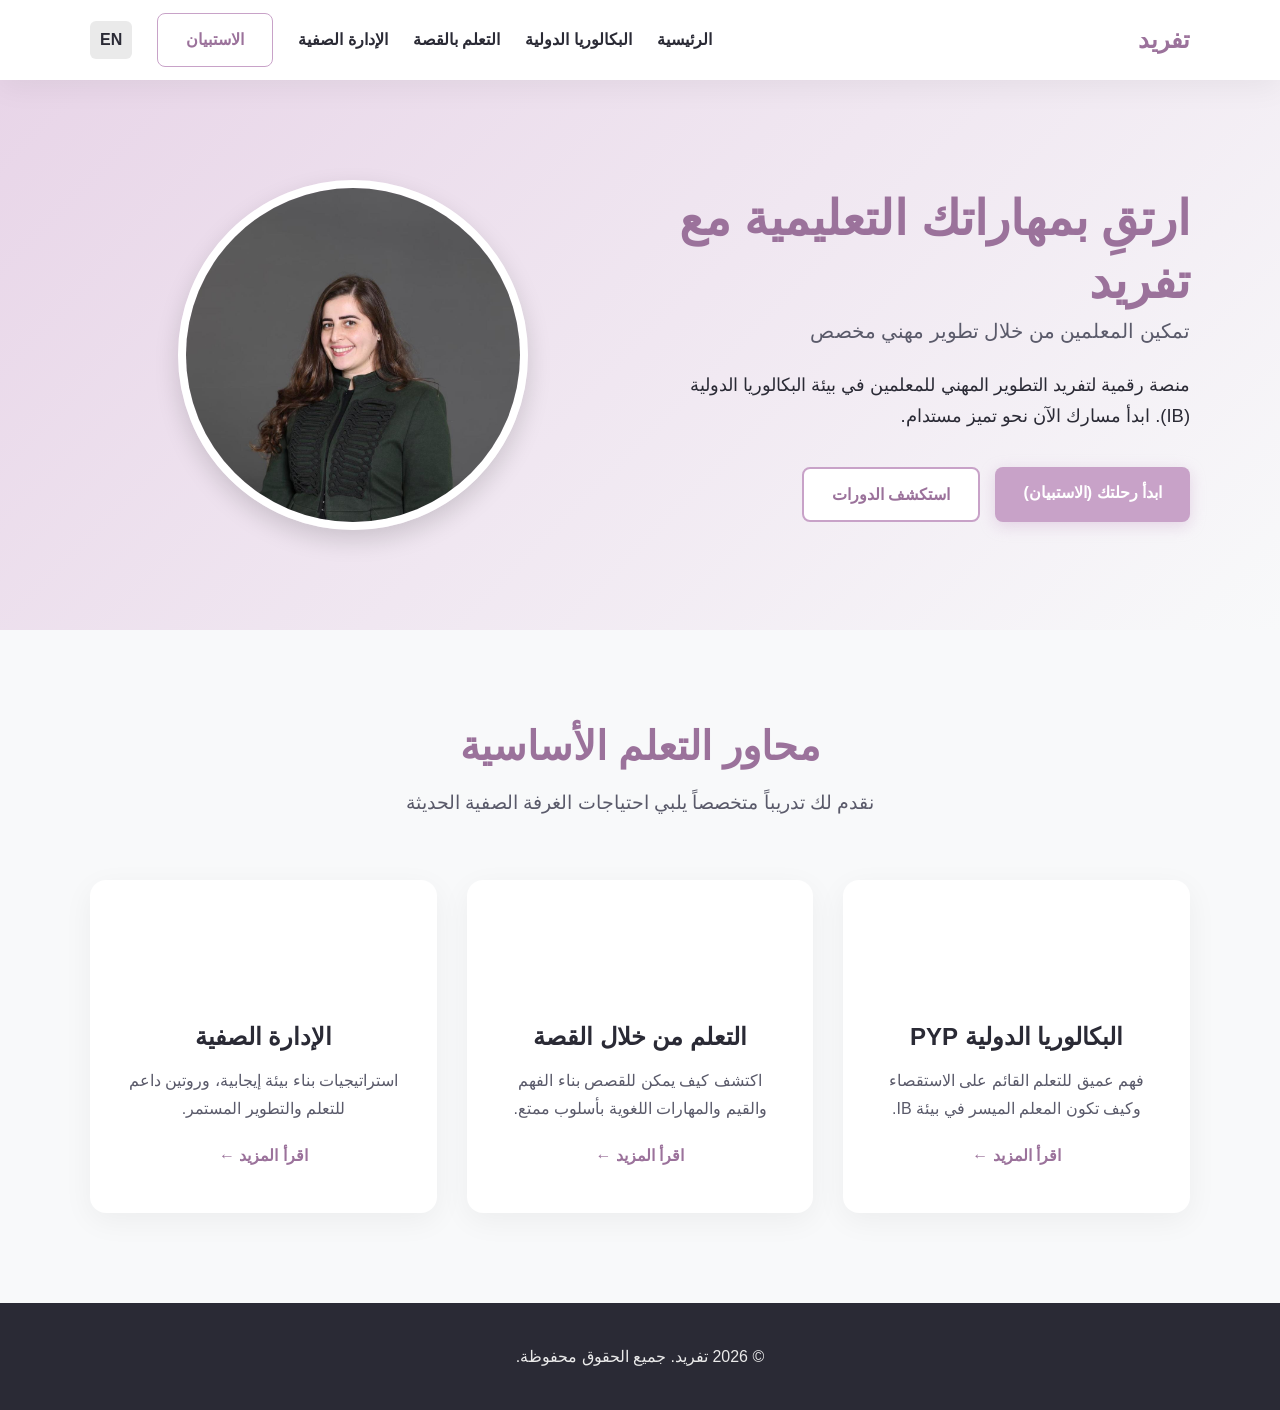
<file: index.html>
<!DOCTYPE html>
<html lang="ar" dir="rtl">
<head>
    <meta charset="UTF-8">
    <meta http-equiv="refresh" content="0; url=index-ar.html">
    <title>جاري التحويل... | Redirecting...</title>
</head>
<body>
    <p>إذا لم يتم تحويلك تلقائياً، اضغط <a href="index-ar.html">هنا</a>.</p>
    <p>If you are not redirected automatically, click <a href="index-en.html">here</a>.</p>
</body>
</html>
</file>
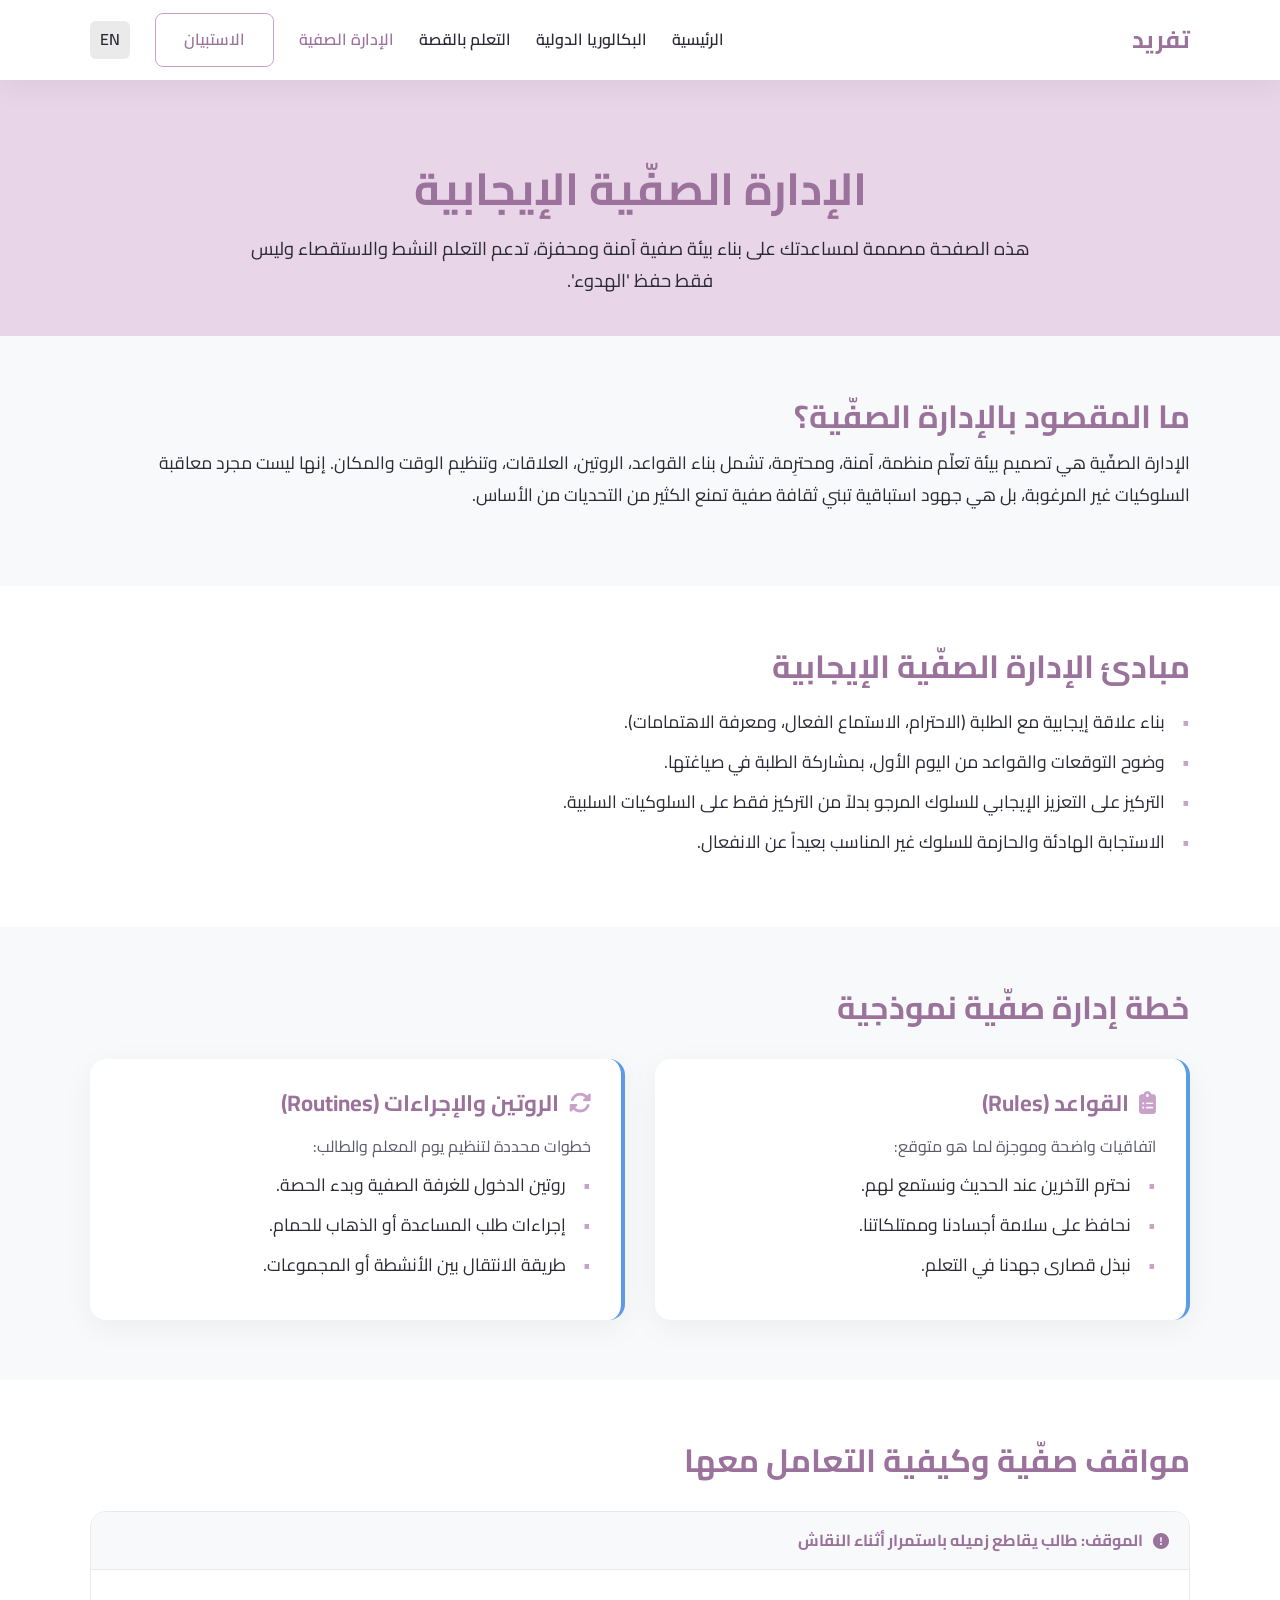
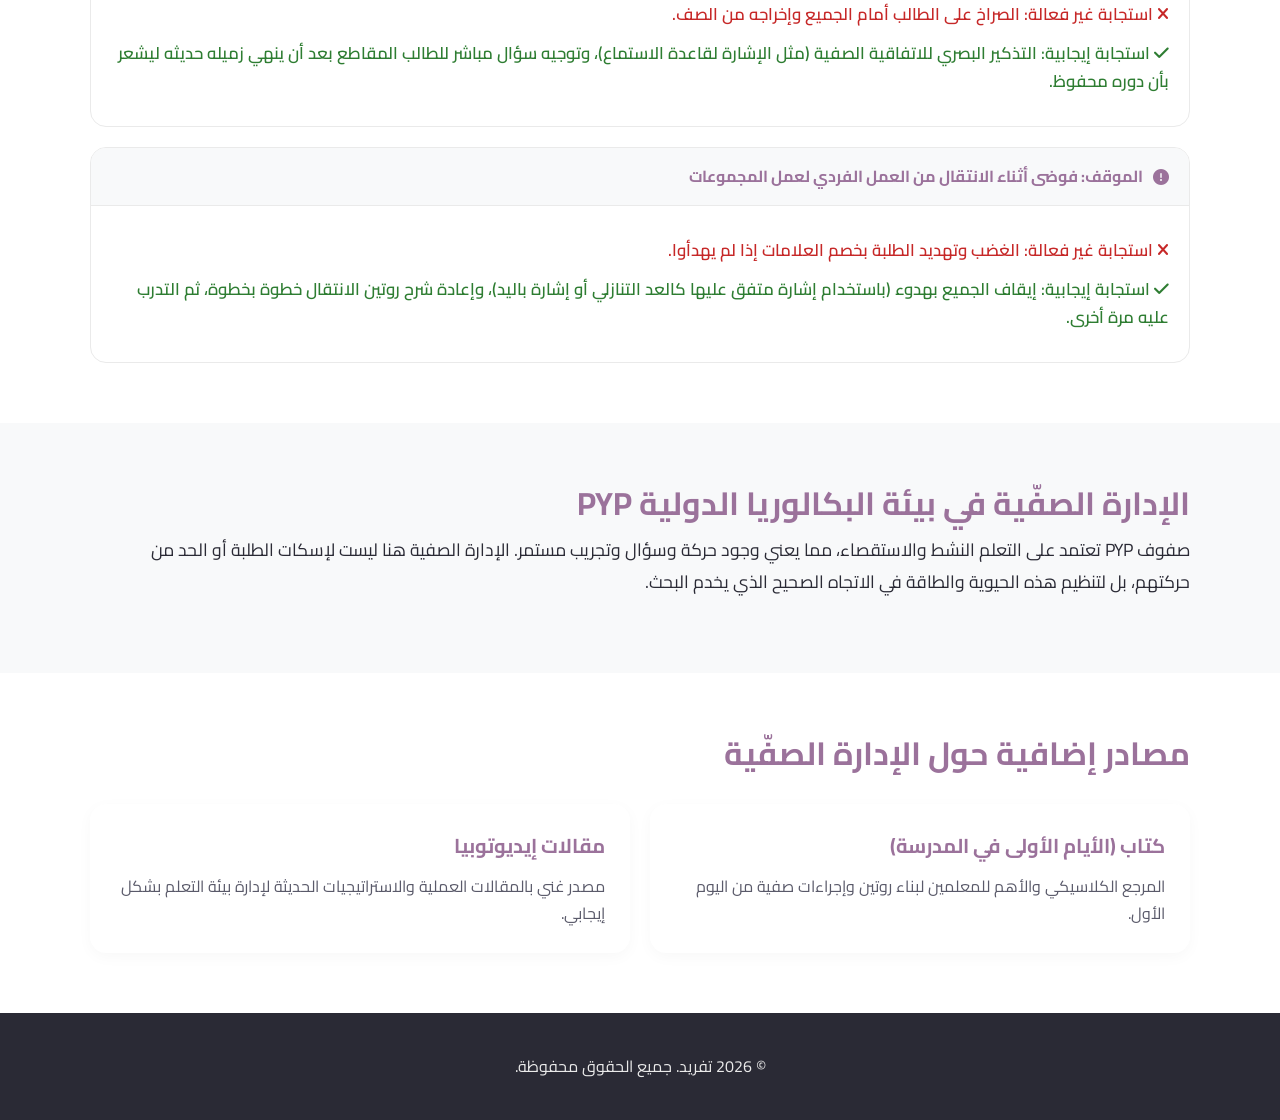
<file: classroom-ar.html>
<!DOCTYPE html>
<html lang="ar" dir="rtl">
<head>
    <meta charset="UTF-8">
    <meta name="viewport" content="width=device-width, initial-scale=1.0">
    <title>تفريد | الإدارة الصفية</title>
    <link rel="preconnect" href="https://fonts.googleapis.com">
    <link rel="preconnect" href="https://fonts.gstatic.com" crossorigin>
    <link href="https://fonts.googleapis.com/css2?family=Cairo:wght@400;600;700&family=Roboto:wght@400;500;700&display=swap" rel="stylesheet">
    <link rel="stylesheet" href="style.css">
    <link rel="stylesheet" href="https://cdnjs.cloudflare.com/ajax/libs/font-awesome/6.4.0/css/all.min.css">
    <style>
        .page-header { background-color: var(--color-primary-light); padding: 80px 0 40px; text-align: center; }
        .page-header h1 { font-size: 2.8rem; color: var(--color-primary-dark); margin-bottom: 15px; }
        .bilingual-intro { max-width: 800px; margin: 0 auto; font-size: 1.15rem; color: var(--color-text); }
        .content-section { padding: 60px 0; }
        .content-section:nth-child(even) { background-color: var(--color-white); }
        .content-section:nth-child(odd) { background-color: var(--color-bg); }
        .section-title { color: var(--color-primary-dark); margin-bottom: 10px; font-size: 2rem; }
        .text-block p { font-size: 1.1rem; margin-bottom: 15px; line-height: 1.8; }
        .list-block li { font-size: 1.1rem; margin-bottom: 10px; position: relative; padding-inline-start: 25px; }
        .list-block li::before { content: "•"; color: var(--color-primary); font-weight: bold; position: absolute; left: 0; top: 0; }
        [dir="rtl"] .list-block li::before { right: 0; left: auto; }
        .plan-grid { display: grid; grid-template-columns: 1fr 1fr; gap: 30px; margin-top: 30px; }
        .plan-card { background: var(--color-white); padding: 30px; border-radius: var(--border-radius); box-shadow: var(--shadow); border-right: 4px solid var(--color-secondary); }
        [dir="ltr"] .plan-card { border-right: none; border-left: 4px solid var(--color-secondary); }
        .plan-card h3 { color: var(--color-primary-dark); margin-bottom: 15px; font-size: 1.4rem; display: flex; align-items: center; gap: 10px; }
        .scenarios-container { display: flex; flex-direction: column; gap: 20px; margin-top: 30px; }
        .scenario-item { background: var(--color-white); border: 1px solid var(--color-gray); border-radius: var(--border-radius); overflow: hidden; }
        .scenario-header { background: var(--color-bg); padding: 15px 20px; font-weight: bold; color: var(--color-primary-dark); border-bottom: 1px solid var(--color-gray); display: flex; align-items: center; gap: 10px; }
        .scenario-body { padding: 20px; }
        .scenario-body p { margin-bottom: 10px; font-size: 1.05rem; }
        .action-positive { color: #2e7d32; font-weight: 600; margin-top: 10px; }
        .action-negative { color: #c62828; font-weight: 600; margin-top: 10px; }
        .resource-list { display: grid; grid-template-columns: 1fr 1fr; gap: 20px; margin-top: 30px; }
        .resource-item { background: var(--color-white); padding: 25px; border-radius: var(--border-radius); box-shadow: 0 4px 15px rgba(0,0,0,0.03); transition: var(--transition); }
        .resource-item:hover { box-shadow: var(--shadow); }
        .resource-item h4 { font-size: 1.25rem; color: var(--color-primary-dark); margin-bottom: 10px; }
        @media (max-width: 768px) { .plan-grid, .resource-list { grid-template-columns: 1fr; } }
    </style>
</head>
<body>

    <nav class="navbar">
        <div class="container nav-container">
            <a href="index-ar.html" class="logo">تفريد</a>
            <ul class="nav-links">
                <li><a href="index-ar.html">الرئيسية</a></li>
                <li><a href="ib-ar.html">البكالوريا الدولية</a></li>
                <li><a href="story-ar.html">التعلم بالقصة</a></li>
                <li><a href="classroom-ar.html" style="color: var(--color-primary-dark)">الإدارة الصفية</a></li>
                <li><a href="assessment-ar.html" class="btn btn-outline">الاستبيان</a></li>
                <li><a href="classroom-en.html" class="lang-btn" style="text-decoration:none; padding: 5px 10px; display:inline-block;">EN</a></li>
            </ul>
            <div class="burger-menu">
                <i class="fas fa-bars"></i>
            </div>
        </div>
    </nav>

    <header class="page-header">
        <div class="container">
            <h1>الإدارة الصفّية الإيجابية</h1>
            <p class="bilingual-intro">هذه الصفحة مصممة لمساعدتك على بناء بيئة صفية آمنة ومحفزة، تدعم التعلم النشط والاستقصاء وليس فقط حفظ 'الهدوء'.</p>
        </div>
    </header>

    <section class="content-section">
        <div class="container">
            <h2 class="section-title">ما المقصود بالإدارة الصفّية؟</h2>
            <div class="text-block">
                <p>الإدارة الصفّية هي تصميم بيئة تعلّم منظمة، آمنة، ومحترِمة، تشمل بناء القواعد، الروتين، العلاقات، وتنظيم الوقت والمكان. إنها ليست مجرد معاقبة السلوكيات غير المرغوبة، بل هي جهود استباقية تبني ثقافة صفية تمنع الكثير من التحديات من الأساس.</p>
            </div>
        </div>
    </section>

    <section class="content-section">
        <div class="container">
            <h2 class="section-title">مبادئ الإدارة الصفّية الإيجابية</h2>
            <ul class="list-block" style="margin-top: 20px;">
                <li>بناء علاقة إيجابية مع الطلبة (الاحترام، الاستماع الفعال، ومعرفة الاهتمامات).</li>
                <li>وضوح التوقعات والقواعد من اليوم الأول، بمشاركة الطلبة في صياغتها.</li>
                <li>التركيز على التعزيز الإيجابي للسلوك المرجو بدلاً من التركيز فقط على السلوكيات السلبية.</li>
                <li>الاستجابة الهادئة والحازمة للسلوك غير المناسب بعيداً عن الانفعال.</li>
            </ul>
        </div>
    </section>

    <section class="content-section" style="background-color: var(--color-bg);">
        <div class="container">
            <h2 class="section-title">خطة إدارة صفّية نموذجية</h2>
            
            <div class="plan-grid">
                <div class="plan-card">
                    <h3><i class="fas fa-clipboard-list" style="color:var(--color-primary)"></i> القواعد (Rules)</h3>
                    <p style="margin-bottom: 10px; color: var(--color-text-light);">اتفاقيات واضحة وموجزة لما هو متوقع:</p>
                    <ul class="list-block">
                        <li>نحترم الآخرين عند الحديث ونستمع لهم.</li>
                        <li>نحافظ على سلامة أجسادنا وممتلكاتنا.</li>
                        <li>نبذل قصارى جهدنا في التعلم.</li>
                    </ul>
                </div>

                <div class="plan-card">
                    <h3><i class="fas fa-sync-alt" style="color:var(--color-primary)"></i> الروتين والإجراءات (Routines)</h3>
                    <p style="margin-bottom: 10px; color: var(--color-text-light);">خطوات محددة لتنظيم يوم المعلم والطالب:</p>
                    <ul class="list-block">
                        <li>روتين الدخول للغرفة الصفية وبدء الحصة.</li>
                        <li>إجراءات طلب المساعدة أو الذهاب للحمام.</li>
                        <li>طريقة الانتقال بين الأنشطة أو المجموعات.</li>
                    </ul>
                </div>
            </div>
        </div>
    </section>

    <section class="content-section">
        <div class="container">
            <h2 class="section-title">مواقف صفّية وكيفية التعامل معها</h2>
            
            <div class="scenarios-container">
                <div class="scenario-item">
                    <div class="scenario-header"><i class="fas fa-exclamation-circle"></i> الموقف: طالب يقاطع زميله باستمرار أثناء النقاش</div>
                    <div class="scenario-body">
                        <p class="action-negative"><i class="fas fa-times"></i> استجابة غير فعالة: الصراخ على الطالب أمام الجميع وإخراجه من الصف.</p>
                        <p class="action-positive"><i class="fas fa-check"></i> استجابة إيجابية: التذكير البصري للاتفاقية الصفية (مثل الإشارة لقاعدة الاستماع)، وتوجيه سؤال مباشر للطالب المقاطع بعد أن ينهي زميله حديثه ليشعر بأن دوره محفوظ.</p>
                    </div>
                </div>

                <div class="scenario-item">
                    <div class="scenario-header"><i class="fas fa-exclamation-circle"></i> الموقف: فوضى أثناء الانتقال من العمل الفردي لعمل المجموعات</div>
                    <div class="scenario-body">
                        <p class="action-negative"><i class="fas fa-times"></i> استجابة غير فعالة: الغضب وتهديد الطلبة بخصم العلامات إذا لم يهدأوا.</p>
                        <p class="action-positive"><i class="fas fa-check"></i> استجابة إيجابية: إيقاف الجميع بهدوء (باستخدام إشارة متفق عليها كالعد التنازلي أو إشارة باليد)، وإعادة شرح روتين الانتقال خطوة بخطوة، ثم التدرب عليه مرة أخرى.</p>
                    </div>
                </div>
            </div>
        </div>
    </section>

    <section class="content-section">
        <div class="container">
            <h2 class="section-title">الإدارة الصفّية في بيئة البكالوريا الدولية PYP</h2>
            <div class="text-block">
                <p>صفوف PYP تعتمد على التعلم النشط والاستقصاء، مما يعني وجود حركة وسؤال وتجريب مستمر. الإدارة الصفية هنا ليست لإسكات الطلبة أو الحد من حركتهم، بل لتنظيم هذه الحيوية والطاقة في الاتجاه الصحيح الذي يخدم البحث.</p>
            </div>
        </div>
    </section>

    <section class="content-section" style="background-color: var(--color-white);">
        <div class="container">
            <h2 class="section-title">مصادر إضافية حول الإدارة الصفّية</h2>

            <div class="resource-list">
                <div class="resource-item">
                    <h4>كتاب (الأيام الأولى في المدرسة)</h4>
                    <p style="color: var(--color-text-light)">المرجع الكلاسيكي والأهم للمعلمين لبناء روتين وإجراءات صفية من اليوم الأول.</p>
                </div>
                <div class="resource-item">
                    <h4>مقالات إيديوتوبيا</h4>
                    <p style="color: var(--color-text-light)">مصدر غني بالمقالات العملية والاستراتيجيات الحديثة لإدارة بيئة التعلم بشكل إيجابي.</p>
                </div>
            </div>
        </div>
    </section>

    <footer class="footer">
        <div class="container footer-content">
            <p>&copy; 2026 تفريد. جميع الحقوق محفوظة.</p>
        </div>
    </footer>

    <script src="script.js"></script>
</body>
</html>
</file>
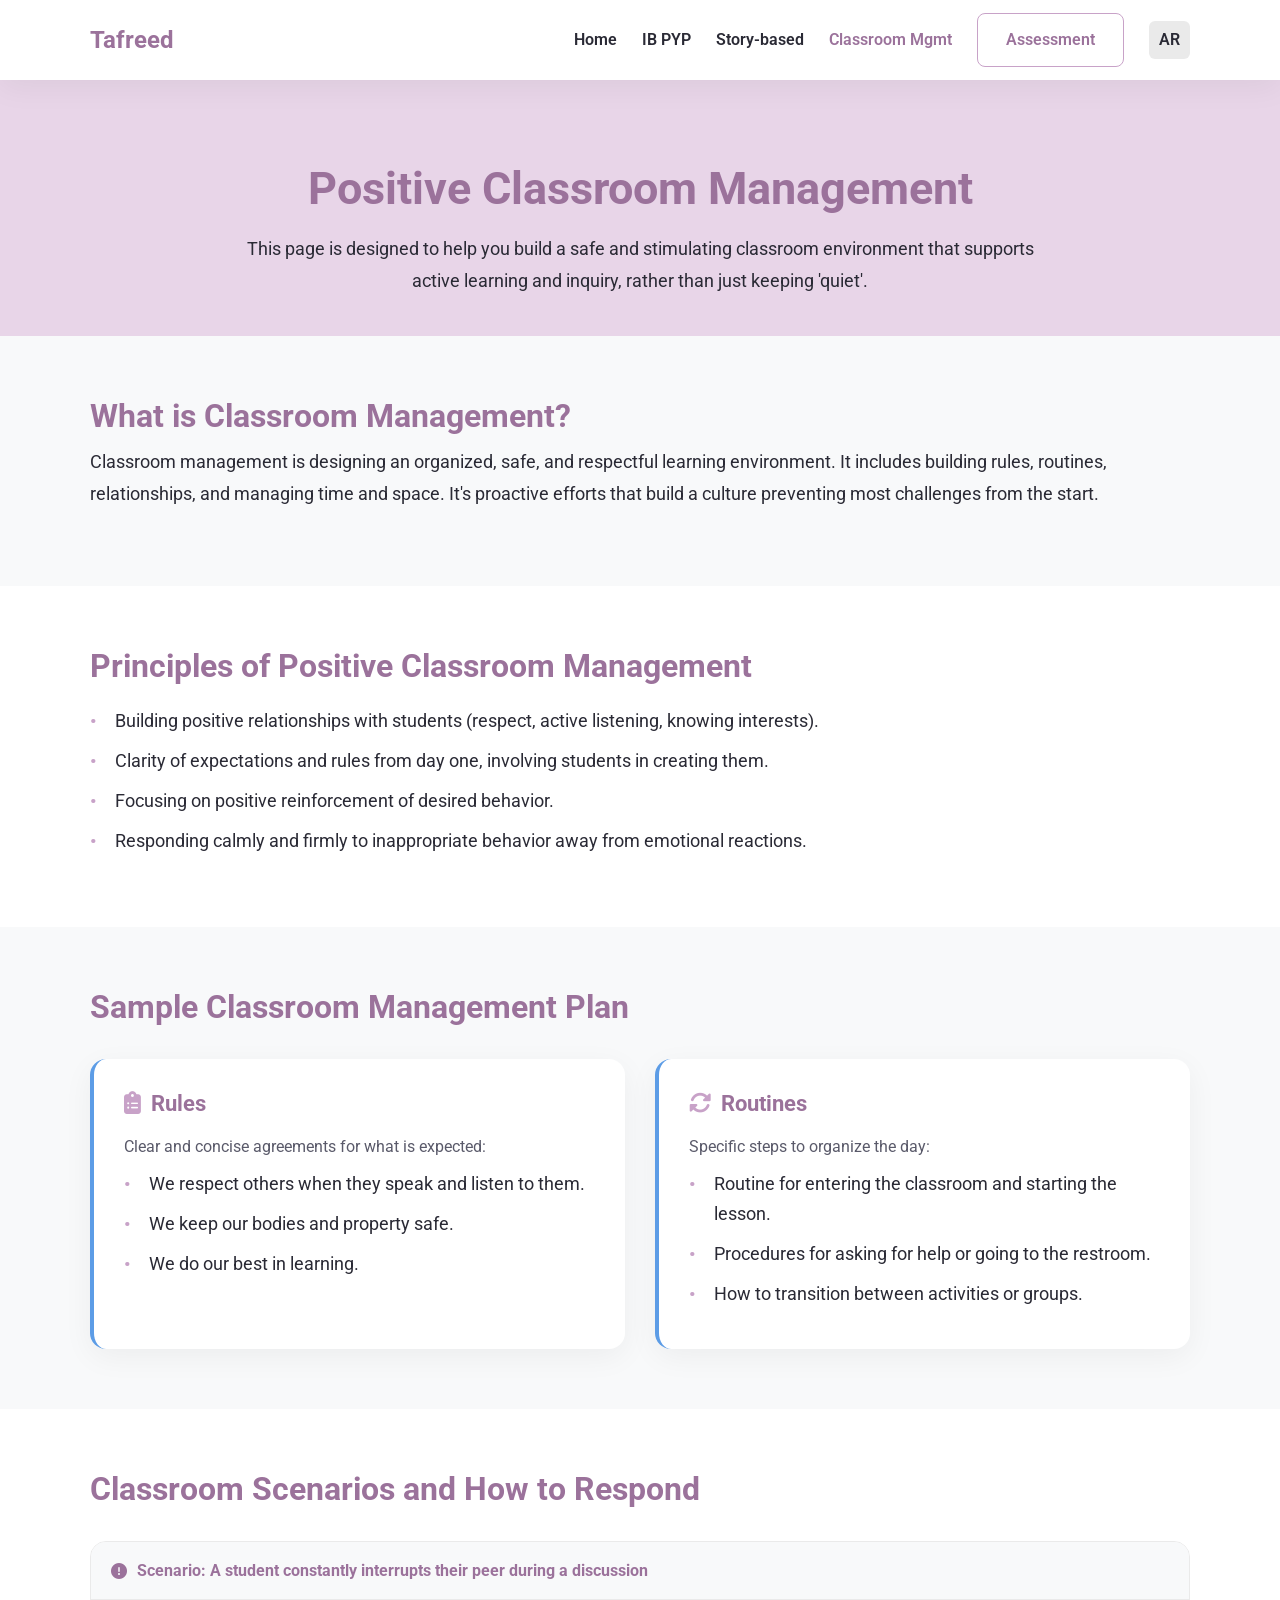
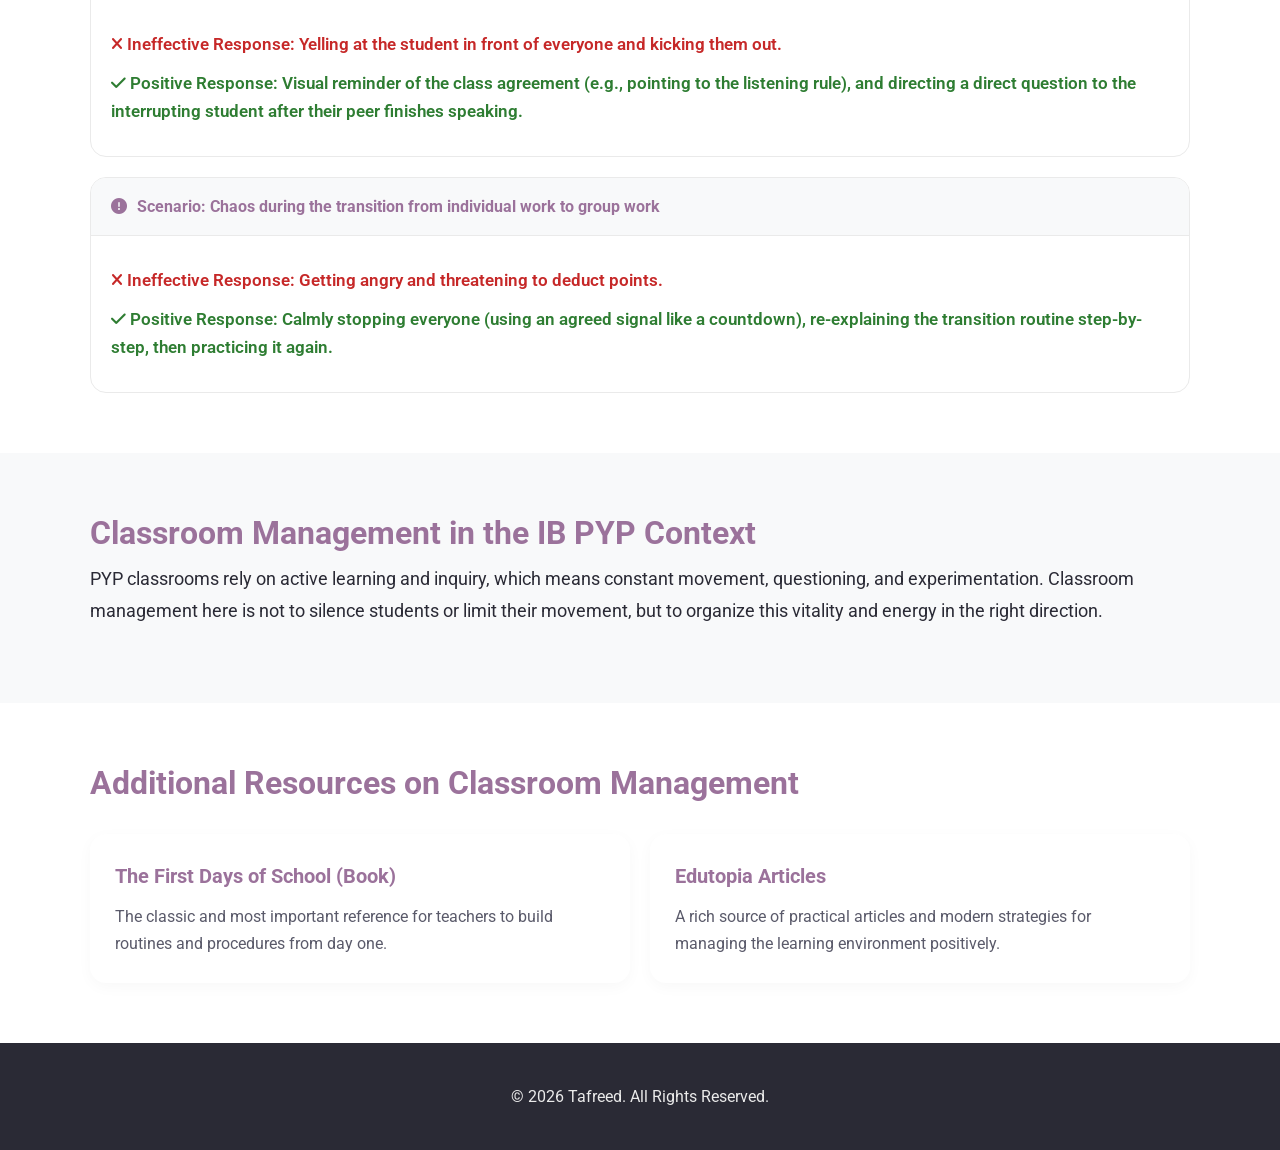
<file: classroom-en.html>
<!DOCTYPE html>
<html lang="en" dir="ltr">
<head>
    <meta charset="UTF-8">
    <meta name="viewport" content="width=device-width, initial-scale=1.0">
    <title>Tafreed | Classroom Management</title>
    <link rel="preconnect" href="https://fonts.googleapis.com">
    <link rel="preconnect" href="https://fonts.gstatic.com" crossorigin>
    <link href="https://fonts.googleapis.com/css2?family=Cairo:wght@400;600;700&family=Roboto:wght@400;500;700&display=swap" rel="stylesheet">
    <link rel="stylesheet" href="style.css">
    <link rel="stylesheet" href="https://cdnjs.cloudflare.com/ajax/libs/font-awesome/6.4.0/css/all.min.css">
    <style>
        body, h1, h2, h3, h4, p, a, div, span, li { font-family: var(--font-english); }
        .page-header { background-color: var(--color-primary-light); padding: 80px 0 40px; text-align: center; }
        .page-header h1 { font-size: 2.8rem; color: var(--color-primary-dark); margin-bottom: 15px; }
        .bilingual-intro { max-width: 800px; margin: 0 auto; font-size: 1.15rem; color: var(--color-text); }
        .content-section { padding: 60px 0; }
        .content-section:nth-child(even) { background-color: var(--color-white); }
        .content-section:nth-child(odd) { background-color: var(--color-bg); }
        .section-title { color: var(--color-primary-dark); margin-bottom: 10px; font-size: 2rem; }
        .text-block p { font-size: 1.1rem; margin-bottom: 15px; line-height: 1.8; }
        .list-block li { font-size: 1.1rem; margin-bottom: 10px; position: relative; padding-inline-start: 25px; }
        .list-block li::before { content: "•"; color: var(--color-primary); font-weight: bold; position: absolute; left: 0; top: 0; }
        .plan-grid { display: grid; grid-template-columns: 1fr 1fr; gap: 30px; margin-top: 30px; }
        .plan-card { background: var(--color-white); padding: 30px; border-radius: var(--border-radius); box-shadow: var(--shadow); border-left: 4px solid var(--color-secondary); }
        .plan-card h3 { color: var(--color-primary-dark); margin-bottom: 15px; font-size: 1.4rem; display: flex; align-items: center; gap: 10px; }
        .scenarios-container { display: flex; flex-direction: column; gap: 20px; margin-top: 30px; }
        .scenario-item { background: var(--color-white); border: 1px solid var(--color-gray); border-radius: var(--border-radius); overflow: hidden; }
        .scenario-header { background: var(--color-bg); padding: 15px 20px; font-weight: bold; color: var(--color-primary-dark); border-bottom: 1px solid var(--color-gray); display: flex; align-items: center; gap: 10px; }
        .scenario-body { padding: 20px; }
        .scenario-body p { margin-bottom: 10px; font-size: 1.05rem; }
        .action-positive { color: #2e7d32; font-weight: 600; margin-top: 10px; }
        .action-negative { color: #c62828; font-weight: 600; margin-top: 10px; }
        .resource-list { display: grid; grid-template-columns: 1fr 1fr; gap: 20px; margin-top: 30px; }
        .resource-item { background: var(--color-white); padding: 25px; border-radius: var(--border-radius); box-shadow: 0 4px 15px rgba(0,0,0,0.03); transition: var(--transition); }
        .resource-item:hover { box-shadow: var(--shadow); }
        .resource-item h4 { font-size: 1.25rem; color: var(--color-primary-dark); margin-bottom: 10px; }
        @media (max-width: 768px) { .plan-grid, .resource-list { grid-template-columns: 1fr; } }
    </style>
</head>
<body>

    <nav class="navbar">
        <div class="container nav-container">
            <a href="index-en.html" class="logo">Tafreed</a>
            <ul class="nav-links">
                <li><a href="index-en.html">Home</a></li>
                <li><a href="ib-en.html">IB PYP</a></li>
                <li><a href="story-en.html">Story-based</a></li>
                <li><a href="classroom-en.html" style="color: var(--color-primary-dark)">Classroom Mgmt</a></li>
                <li><a href="assessment-en.html" class="btn btn-outline">Assessment</a></li>
                <li><a href="classroom-ar.html" class="lang-btn" style="text-decoration:none; padding: 5px 10px; display:inline-block;">AR</a></li>
            </ul>
            <div class="burger-menu">
                <i class="fas fa-bars"></i>
            </div>
        </div>
    </nav>

    <header class="page-header">
        <div class="container">
            <h1>Positive Classroom Management</h1>
            <p class="bilingual-intro">This page is designed to help you build a safe and stimulating classroom environment that supports active learning and inquiry, rather than just keeping 'quiet'.</p>
        </div>
    </header>

    <section class="content-section">
        <div class="container">
            <h2 class="section-title">What is Classroom Management?</h2>
            <div class="text-block">
                <p>Classroom management is designing an organized, safe, and respectful learning environment. It includes building rules, routines, relationships, and managing time and space. It's proactive efforts that build a culture preventing most challenges from the start.</p>
            </div>
        </div>
    </section>

    <section class="content-section">
        <div class="container">
            <h2 class="section-title">Principles of Positive Classroom Management</h2>
            <ul class="list-block" style="margin-top: 20px;">
                <li>Building positive relationships with students (respect, active listening, knowing interests).</li>
                <li>Clarity of expectations and rules from day one, involving students in creating them.</li>
                <li>Focusing on positive reinforcement of desired behavior.</li>
                <li>Responding calmly and firmly to inappropriate behavior away from emotional reactions.</li>
            </ul>
        </div>
    </section>

    <section class="content-section" style="background-color: var(--color-bg);">
        <div class="container">
            <h2 class="section-title">Sample Classroom Management Plan</h2>
            
            <div class="plan-grid">
                <div class="plan-card">
                    <h3><i class="fas fa-clipboard-list" style="color:var(--color-primary)"></i> Rules</h3>
                    <p style="margin-bottom: 10px; color: var(--color-text-light);">Clear and concise agreements for what is expected:</p>
                    <ul class="list-block">
                        <li>We respect others when they speak and listen to them.</li>
                        <li>We keep our bodies and property safe.</li>
                        <li>We do our best in learning.</li>
                    </ul>
                </div>

                <div class="plan-card">
                    <h3><i class="fas fa-sync-alt" style="color:var(--color-primary)"></i> Routines</h3>
                    <p style="margin-bottom: 10px; color: var(--color-text-light);">Specific steps to organize the day:</p>
                    <ul class="list-block">
                        <li>Routine for entering the classroom and starting the lesson.</li>
                        <li>Procedures for asking for help or going to the restroom.</li>
                        <li>How to transition between activities or groups.</li>
                    </ul>
                </div>
            </div>
        </div>
    </section>

    <section class="content-section">
        <div class="container">
            <h2 class="section-title">Classroom Scenarios and How to Respond</h2>
            
            <div class="scenarios-container">
                <div class="scenario-item">
                    <div class="scenario-header"><i class="fas fa-exclamation-circle"></i> Scenario: A student constantly interrupts their peer during a discussion</div>
                    <div class="scenario-body">
                        <p class="action-negative"><i class="fas fa-times"></i> Ineffective Response: Yelling at the student in front of everyone and kicking them out.</p>
                        <p class="action-positive"><i class="fas fa-check"></i> Positive Response: Visual reminder of the class agreement (e.g., pointing to the listening rule), and directing a direct question to the interrupting student after their peer finishes speaking.</p>
                    </div>
                </div>

                <div class="scenario-item">
                    <div class="scenario-header"><i class="fas fa-exclamation-circle"></i> Scenario: Chaos during the transition from individual work to group work</div>
                    <div class="scenario-body">
                        <p class="action-negative"><i class="fas fa-times"></i> Ineffective Response: Getting angry and threatening to deduct points.</p>
                        <p class="action-positive"><i class="fas fa-check"></i> Positive Response: Calmly stopping everyone (using an agreed signal like a countdown), re-explaining the transition routine step-by-step, then practicing it again.</p>
                    </div>
                </div>
            </div>
        </div>
    </section>

    <section class="content-section">
        <div class="container">
            <h2 class="section-title">Classroom Management in the IB PYP Context</h2>
            <div class="text-block">
                <p>PYP classrooms rely on active learning and inquiry, which means constant movement, questioning, and experimentation. Classroom management here is not to silence students or limit their movement, but to organize this vitality and energy in the right direction.</p>
            </div>
        </div>
    </section>

    <section class="content-section" style="background-color: var(--color-white);">
        <div class="container">
            <h2 class="section-title">Additional Resources on Classroom Management</h2>

            <div class="resource-list">
                <div class="resource-item">
                    <h4>The First Days of School (Book)</h4>
                    <p style="color: var(--color-text-light)">The classic and most important reference for teachers to build routines and procedures from day one.</p>
                </div>
                <div class="resource-item">
                    <h4>Edutopia Articles</h4>
                    <p style="color: var(--color-text-light)">A rich source of practical articles and modern strategies for managing the learning environment positively.</p>
                </div>
            </div>
        </div>
    </section>

    <footer class="footer">
        <div class="container footer-content">
            <p>&copy; 2026 Tafreed. All Rights Reserved.</p>
        </div>
    </footer>

    <script src="script.js"></script>
</body>
</html>
</file>
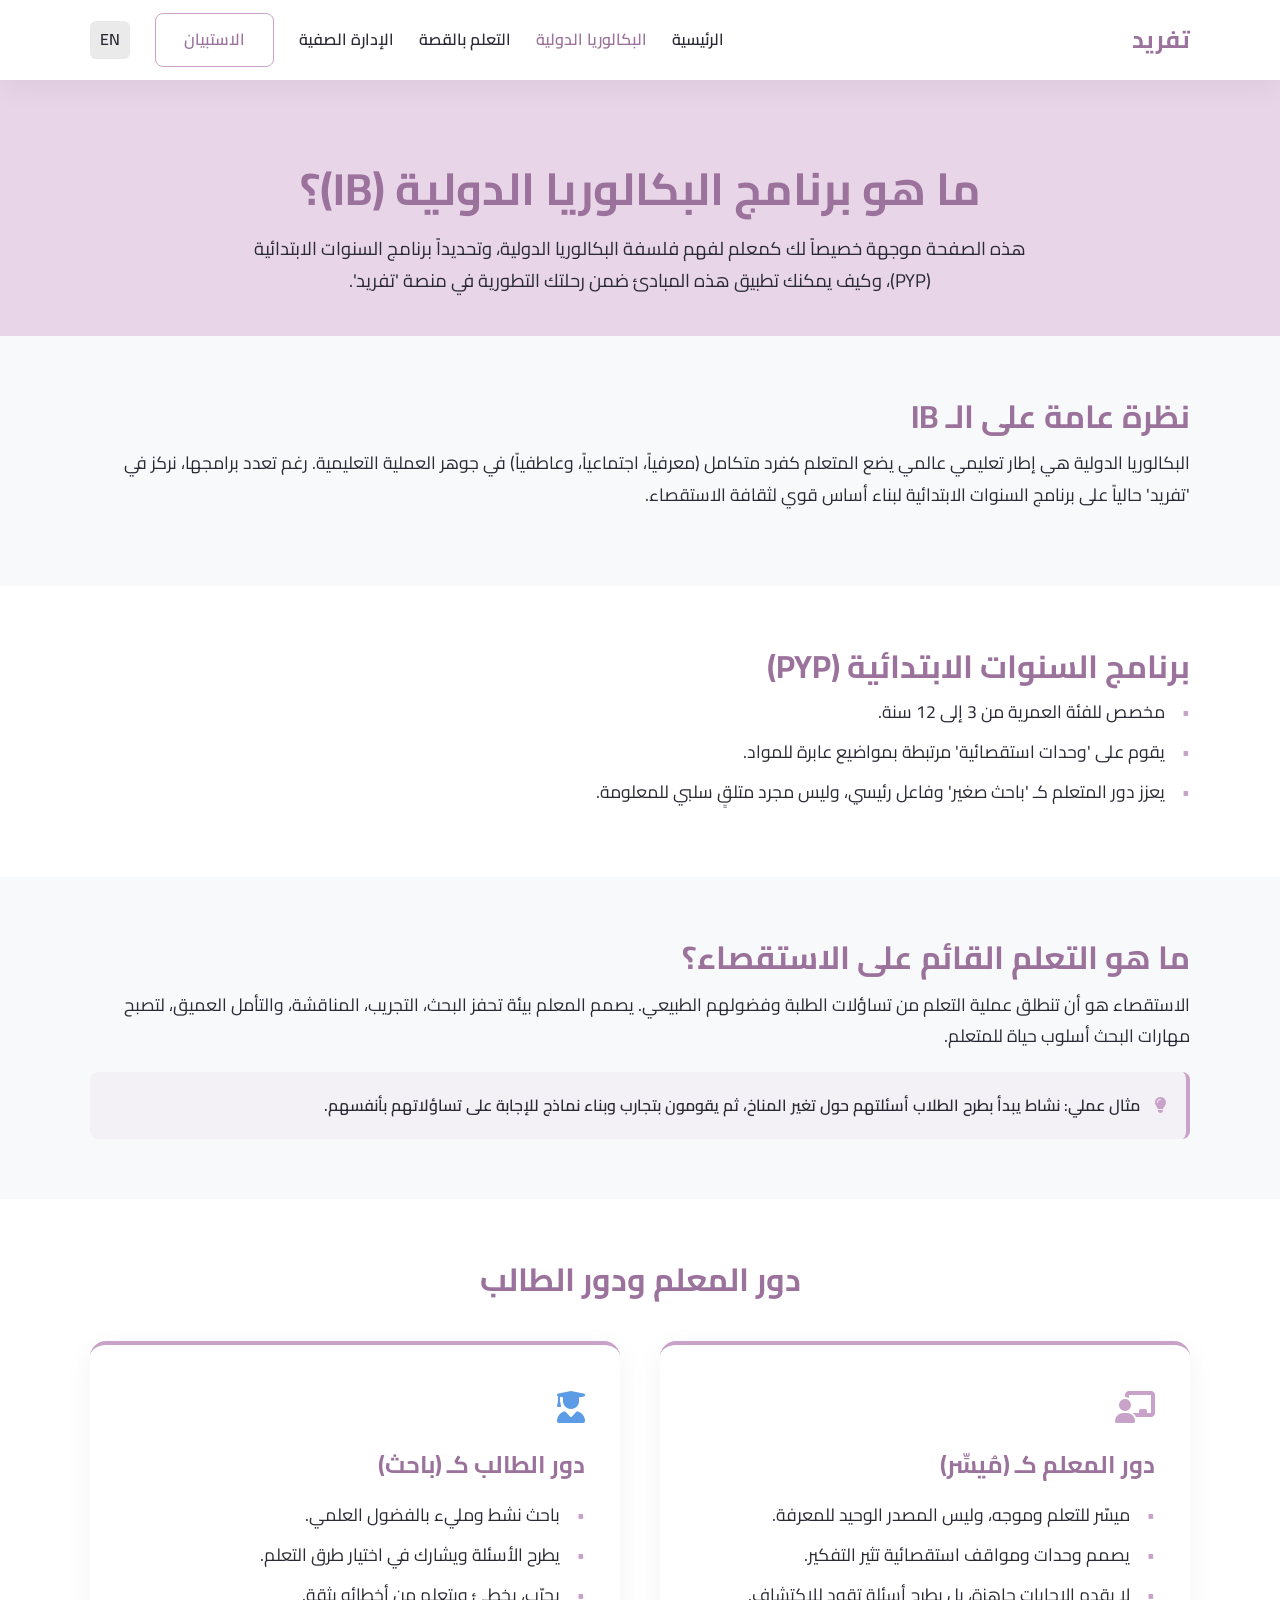
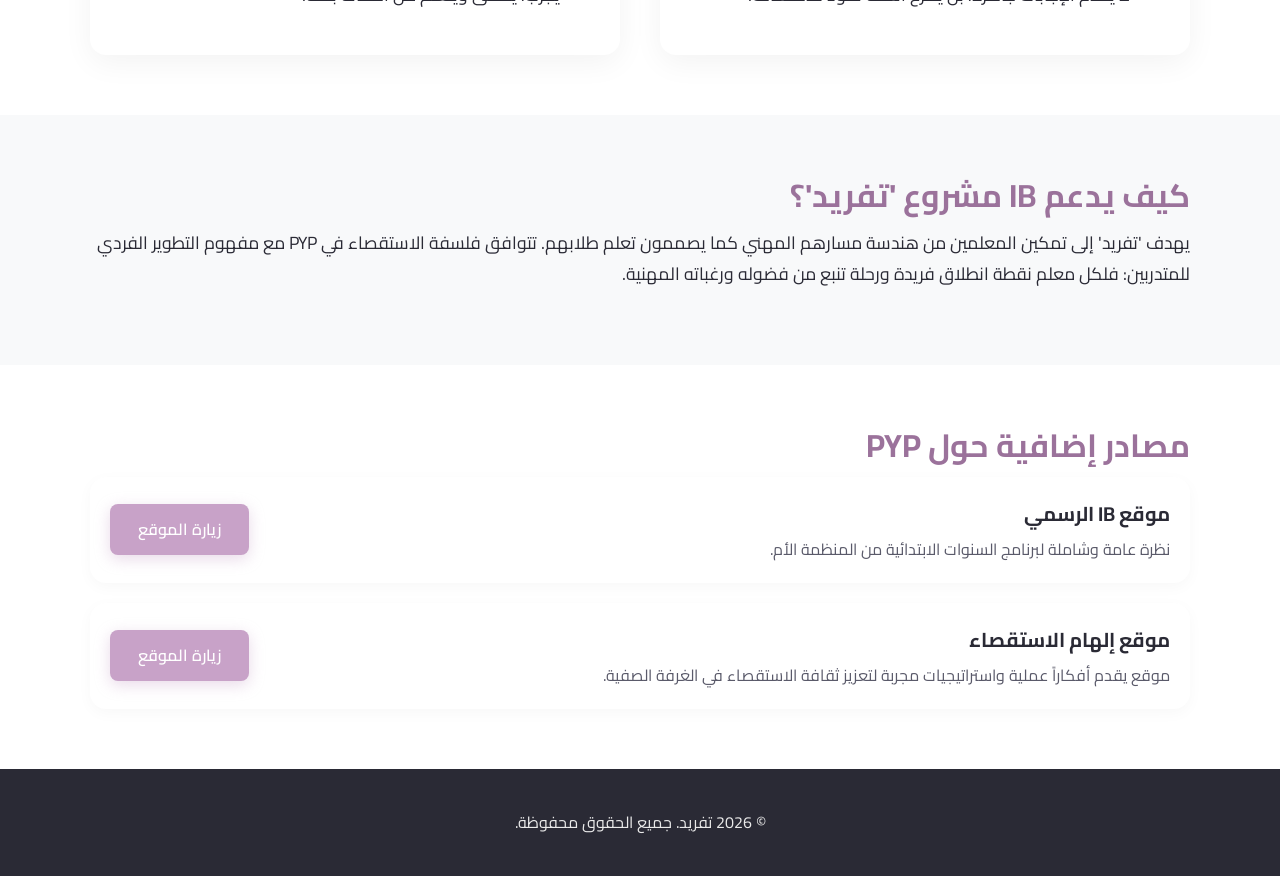
<file: ib-ar.html>
<!DOCTYPE html>
<html lang="ar" dir="rtl">
<head>
    <meta charset="UTF-8">
    <meta name="viewport" content="width=device-width, initial-scale=1.0">
    <title>تفريد | البكالوريا الدولية</title>
    <link rel="preconnect" href="https://fonts.googleapis.com">
    <link rel="preconnect" href="https://fonts.gstatic.com" crossorigin>
    <link href="https://fonts.googleapis.com/css2?family=Cairo:wght@400;600;700&family=Roboto:wght@400;500;700&display=swap" rel="stylesheet">
    <link rel="stylesheet" href="style.css">
    <link rel="stylesheet" href="https://cdnjs.cloudflare.com/ajax/libs/font-awesome/6.4.0/css/all.min.css">
    <style>
        .page-header { background-color: var(--color-primary-light); padding: 80px 0 40px; text-align: center; }
        .page-header h1 { font-size: 2.8rem; color: var(--color-primary-dark); margin-bottom: 15px; }
        .bilingual-intro { max-width: 800px; margin: 0 auto; font-size: 1.15rem; color: var(--color-text); }
        .content-section { padding: 60px 0; }
        .content-section:nth-child(even) { background-color: var(--color-white); }
        .content-section:nth-child(odd) { background-color: var(--color-bg); }
        .section-title { color: var(--color-primary-dark); margin-bottom: 10px; font-size: 2rem; }
        .text-block p { font-size: 1.1rem; margin-bottom: 15px; line-height: 1.8; }
        .list-block li { font-size: 1.1rem; margin-bottom: 10px; position: relative; padding-inline-start: 25px; }
        .list-block li::before { content: "•"; color: var(--color-primary); font-weight: bold; position: absolute; left: 0; top: 0; }
        [dir="rtl"] .list-block li::before { right: 0; left: auto; }
        .example-box { background: rgba(200, 162, 200, 0.1); border-right: 4px solid var(--color-primary); padding: 20px; border-radius: 8px; margin-top: 20px; font-weight: 600; }
        [dir="ltr"] .example-box { border-right: none; border-left: 4px solid var(--color-primary); }
        .two-columns { display: grid; grid-template-columns: 1fr 1fr; gap: 40px; }
        .role-card { background: var(--color-white); padding: 35px; border-radius: var(--border-radius); box-shadow: var(--shadow); border-top: 4px solid var(--color-primary); }
        .role-card h3 { font-size: 1.5rem; margin-bottom: 20px; color: var(--color-primary-dark); }
        .resource-list { display: flex; flex-direction: column; gap: 20px; }
        .resource-item { background: var(--color-white); padding: 20px; border-radius: var(--border-radius); box-shadow: 0 4px 15px rgba(0,0,0,0.03); display: flex; justify-content: space-between; align-items: center; }
        .resource-info h4 { font-size: 1.25rem; color: var(--color-text); margin-bottom: 5px; }
        @media (max-width: 768px) {
            .two-columns { grid-template-columns: 1fr; }
            .resource-item { flex-direction: column; align-items: flex-start; gap: 15px; }
        }
    </style>
</head>
<body>

    <nav class="navbar">
        <div class="container nav-container">
            <a href="index-ar.html" class="logo">تفريد</a>
            <ul class="nav-links">
                <li><a href="index-ar.html">الرئيسية</a></li>
                <li><a href="ib-ar.html" style="color: var(--color-primary-dark)">البكالوريا الدولية</a></li>
                <li><a href="story-ar.html">التعلم بالقصة</a></li>
                <li><a href="classroom-ar.html">الإدارة الصفية</a></li>
                <li><a href="assessment-ar.html" class="btn btn-outline">الاستبيان</a></li>
                <li><a href="ib-en.html" class="lang-btn" style="text-decoration:none; padding: 5px 10px; display:inline-block;">EN</a></li>
            </ul>
            <div class="burger-menu">
                <i class="fas fa-bars"></i>
            </div>
        </div>
    </nav>

    <header class="page-header">
        <div class="container">
            <h1>ما هو برنامج البكالوريا الدولية (IB)؟</h1>
            <p class="bilingual-intro">هذه الصفحة موجهة خصيصاً لك كمعلم لفهم فلسفة البكالوريا الدولية، وتحديداً برنامج السنوات الابتدائية (PYP)، وكيف يمكنك تطبيق هذه المبادئ ضمن رحلتك التطورية في منصة 'تفريد'.</p>
        </div>
    </header>

    <section class="content-section">
        <div class="container">
            <h2 class="section-title">نظرة عامة على الـ IB</h2>
            <div class="text-block">
                <p>البكالوريا الدولية هي إطار تعليمي عالمي يضع المتعلم كفرد متكامل (معرفياً، اجتماعياً، وعاطفياً) في جوهر العملية التعليمية. رغم تعدد برامجها، نركز في 'تفريد' حالياً على برنامج السنوات الابتدائية لبناء أساس قوي لثقافة الاستقصاء.</p>
            </div>
        </div>
    </section>

    <section class="content-section">
        <div class="container">
            <h2 class="section-title">برنامج السنوات الابتدائية (PYP)</h2>
            <ul class="list-block">
                <li>مخصص للفئة العمرية من 3 إلى 12 سنة.</li>
                <li>يقوم على 'وحدات استقصائية' مرتبطة بمواضيع عابرة للمواد.</li>
                <li>يعزز دور المتعلم كـ 'باحث صغير' وفاعل رئيسي، وليس مجرد متلقٍ سلبي للمعلومة.</li>
            </ul>
        </div>
    </section>

    <section class="content-section">
        <div class="container">
            <h2 class="section-title">ما هو التعلم القائم على الاستقصاء؟</h2>
            <div class="text-block">
                <p>الاستقصاء هو أن تنطلق عملية التعلم من تساؤلات الطلبة وفضولهم الطبيعي. يصمم المعلم بيئة تحفز البحث، التجريب، المناقشة، والتأمل العميق، لتصبح مهارات البحث أسلوب حياة للمتعلم.</p>
                <div class="example-box">
                    <i class="fas fa-lightbulb" style="color:var(--color-primary); margin-inline-end: 10px;"></i>
                    <span>مثال عملي: نشاط يبدأ بطرح الطلاب أسئلتهم حول تغير المناخ، ثم يقومون بتجارب وبناء نماذج للإجابة على تساؤلاتهم بأنفسهم.</span>
                </div>
            </div>
        </div>
    </section>

    <section class="content-section">
        <div class="container">
            <h2 class="section-title" style="text-align: center; margin-bottom: 40px;">دور المعلم ودور الطالب</h2>
            <div class="two-columns">
                <div class="role-card">
                    <div style="font-size: 2rem; color: var(--color-primary); margin-bottom: 15px;"><i class="fas fa-chalkboard-teacher"></i></div>
                    <h3>دور المعلم كـ (مُيسِّر)</h3>
                    <ul class="list-block">
                        <li>ميسّر للتعلم وموجه، وليس المصدر الوحيد للمعرفة.</li>
                        <li>يصمم وحدات ومواقف استقصائية تثير التفكير.</li>
                        <li>لا يقدم الإجابات جاهزة، بل يطرح أسئلة تقود للاكتشاف.</li>
                    </ul>
                </div>
                <div class="role-card">
                    <div style="font-size: 2rem; color: var(--color-secondary); margin-bottom: 15px;"><i class="fas fa-user-graduate"></i></div>
                    <h3>دور الطالب كـ (باحث)</h3>
                    <ul class="list-block">
                        <li>باحث نشط ومليء بالفضول العلمي.</li>
                        <li>يطرح الأسئلة ويشارك في اختيار طرق التعلم.</li>
                        <li>يجرّب، يخطئ ويتعلم من أخطائه بثقة.</li>
                    </ul>
                </div>
            </div>
        </div>
    </section>

    <section class="content-section">
        <div class="container">
            <h2 class="section-title">كيف يدعم IB مشروع 'تفريد'؟</h2>
            <div class="text-block">
                <p>يهدف 'تفريد' إلى تمكين المعلمين من هندسة مسارهم المهني كما يصممون تعلم طلابهم. تتوافق فلسفة الاستقصاء في PYP مع مفهوم التطوير الفردي للمتدربين: فلكل معلم نقطة انطلاق فريدة ورحلة تنبع من فضوله ورغباته المهنية.</p>
            </div>
        </div>
    </section>

    <section class="content-section" style="background-color: var(--color-white);">
        <div class="container">
            <h2 class="section-title">مصادر إضافية حول PYP</h2>
            <div class="resource-list">
                <div class="resource-item">
                    <div class="resource-info">
                        <h4>موقع IB الرسمي</h4>
                        <p style="color: var(--color-text-light)">نظرة عامة وشاملة لبرنامج السنوات الابتدائية من المنظمة الأم.</p>
                    </div>
                    <a href="https://ibo.org/programmes/primary-years-programme" target="_blank" class="btn btn-primary">زيارة الموقع</a>
                </div>
                <div class="resource-item">
                    <div class="resource-info">
                        <h4>موقع إلهام الاستقصاء</h4>
                        <p style="color: var(--color-text-light)">موقع يقدم أفكاراً عملية واستراتيجيات مجربة لتعزيز ثقافة الاستقصاء في الغرفة الصفية.</p>
                    </div>
                    <a href="#" target="_blank" class="btn btn-primary">زيارة الموقع</a>
                </div>
            </div>
        </div>
    </section>

    <footer class="footer">
        <div class="container footer-content">
            <p>&copy; 2026 تفريد. جميع الحقوق محفوظة.</p>
        </div>
    </footer>

    <script src="script.js"></script>
</body>
</html>
</file>
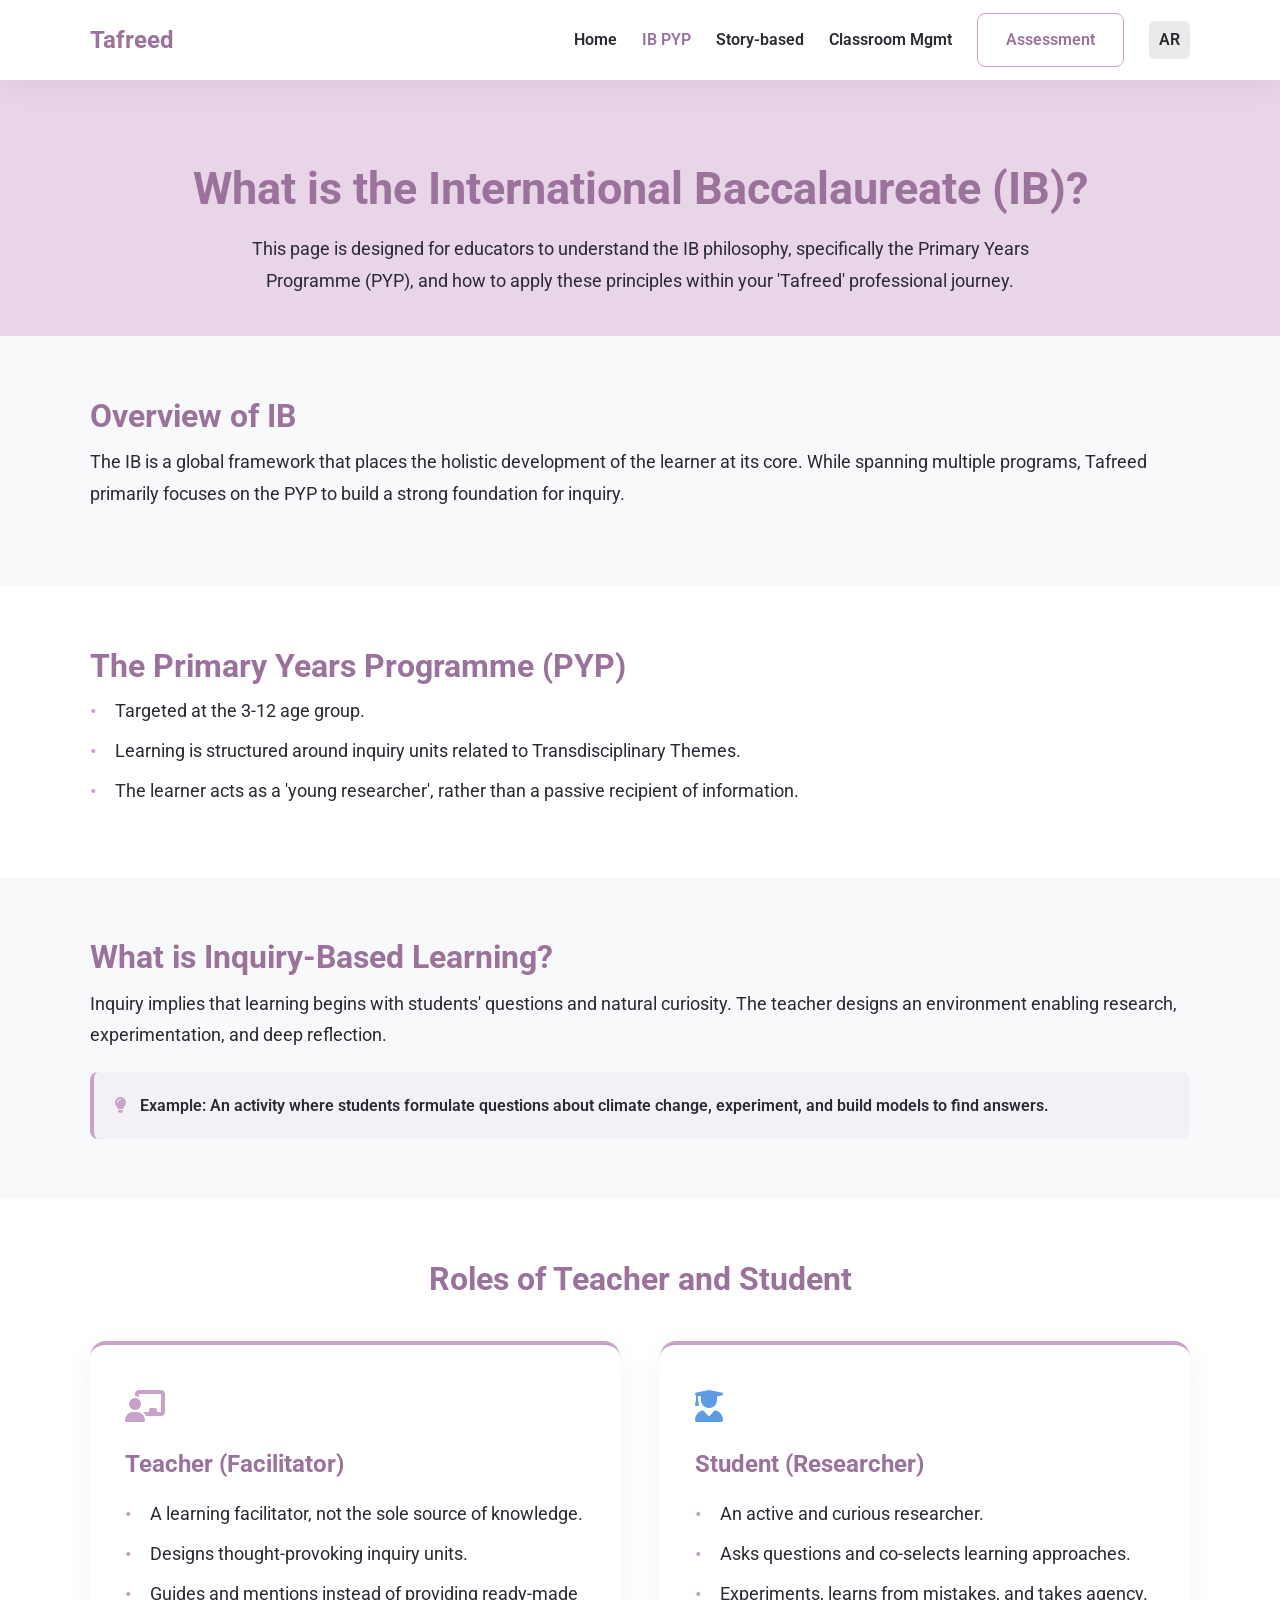
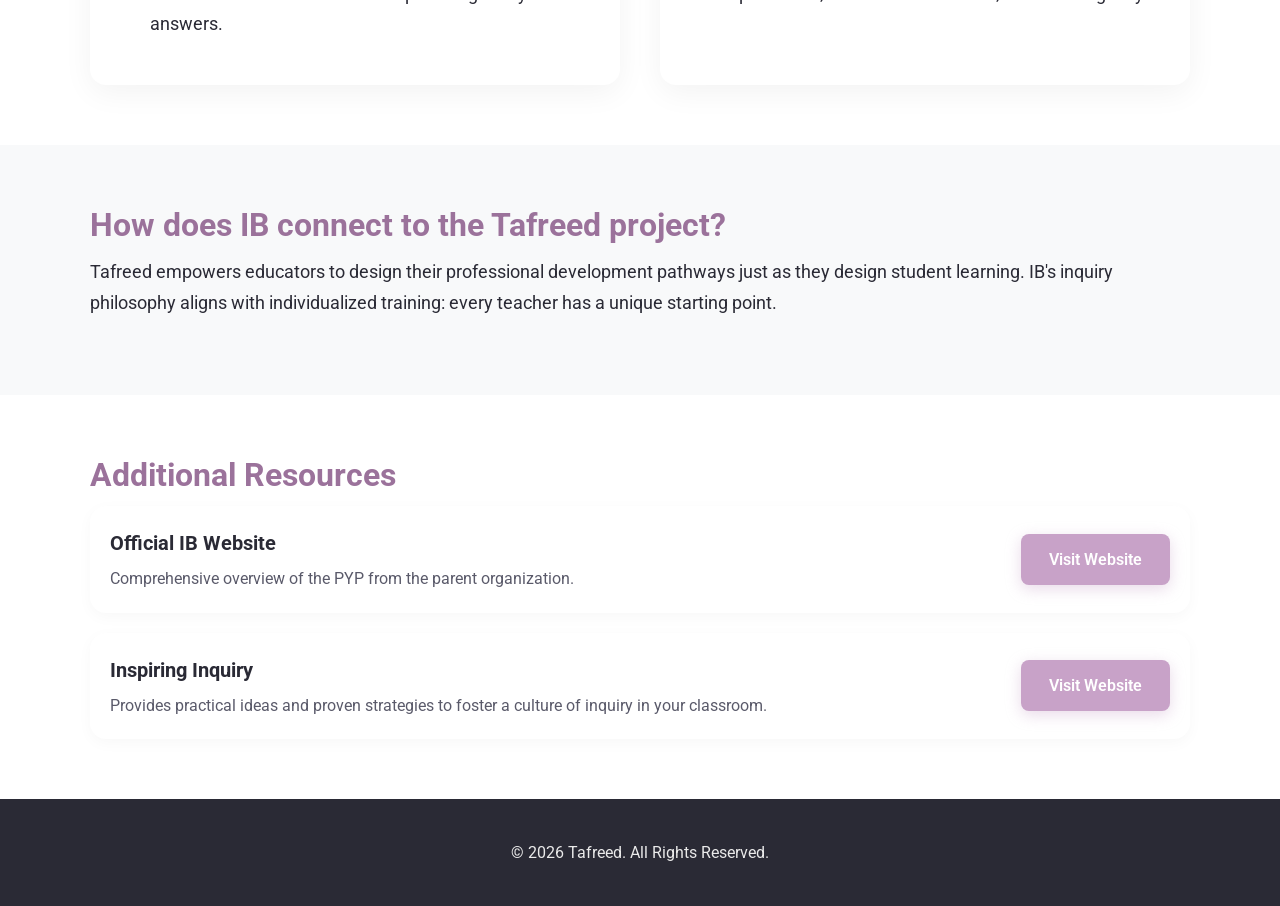
<file: ib-en.html>
<!DOCTYPE html>
<html lang="en" dir="ltr">
<head>
    <meta charset="UTF-8">
    <meta name="viewport" content="width=device-width, initial-scale=1.0">
    <title>Tafreed | IB PYP</title>
    <link rel="preconnect" href="https://fonts.googleapis.com">
    <link rel="preconnect" href="https://fonts.gstatic.com" crossorigin>
    <link href="https://fonts.googleapis.com/css2?family=Cairo:wght@400;600;700&family=Roboto:wght@400;500;700&display=swap" rel="stylesheet">
    <link rel="stylesheet" href="style.css">
    <link rel="stylesheet" href="https://cdnjs.cloudflare.com/ajax/libs/font-awesome/6.4.0/css/all.min.css">
    <style>
        body, h1, h2, h3, h4, p, a, div, span, li { font-family: var(--font-english); }
        .page-header { background-color: var(--color-primary-light); padding: 80px 0 40px; text-align: center; }
        .page-header h1 { font-size: 2.8rem; color: var(--color-primary-dark); margin-bottom: 15px; }
        .bilingual-intro { max-width: 800px; margin: 0 auto; font-size: 1.15rem; color: var(--color-text); }
        .content-section { padding: 60px 0; }
        .content-section:nth-child(even) { background-color: var(--color-white); }
        .content-section:nth-child(odd) { background-color: var(--color-bg); }
        .section-title { color: var(--color-primary-dark); margin-bottom: 10px; font-size: 2rem; }
        .text-block p { font-size: 1.1rem; margin-bottom: 15px; line-height: 1.8; }
        .list-block li { font-size: 1.1rem; margin-bottom: 10px; position: relative; padding-inline-start: 25px; }
        .list-block li::before { content: "•"; color: var(--color-primary); font-weight: bold; position: absolute; left: 0; top: 0; }
        .example-box { background: rgba(200, 162, 200, 0.1); border-left: 4px solid var(--color-primary); padding: 20px; border-radius: 8px; margin-top: 20px; font-weight: 600; }
        .two-columns { display: grid; grid-template-columns: 1fr 1fr; gap: 40px; }
        .role-card { background: var(--color-white); padding: 35px; border-radius: var(--border-radius); box-shadow: var(--shadow); border-top: 4px solid var(--color-primary); }
        .role-card h3 { font-size: 1.5rem; margin-bottom: 20px; color: var(--color-primary-dark); }
        .resource-list { display: flex; flex-direction: column; gap: 20px; }
        .resource-item { background: var(--color-white); padding: 20px; border-radius: var(--border-radius); box-shadow: 0 4px 15px rgba(0,0,0,0.03); display: flex; justify-content: space-between; align-items: center; }
        .resource-info h4 { font-size: 1.25rem; color: var(--color-text); margin-bottom: 5px; }
        @media (max-width: 768px) {
            .two-columns { grid-template-columns: 1fr; }
            .resource-item { flex-direction: column; align-items: flex-start; gap: 15px; }
        }
    </style>
</head>
<body>

    <nav class="navbar">
        <div class="container nav-container">
            <a href="index-en.html" class="logo">Tafreed</a>
            <ul class="nav-links">
                <li><a href="index-en.html">Home</a></li>
                <li><a href="ib-en.html" style="color: var(--color-primary-dark)">IB PYP</a></li>
                <li><a href="story-en.html">Story-based</a></li>
                <li><a href="classroom-en.html">Classroom Mgmt</a></li>
                <li><a href="assessment-en.html" class="btn btn-outline">Assessment</a></li>
                <li><a href="ib-ar.html" class="lang-btn" style="text-decoration:none; padding: 5px 10px; display:inline-block;">AR</a></li>
            </ul>
            <div class="burger-menu">
                <i class="fas fa-bars"></i>
            </div>
        </div>
    </nav>

    <header class="page-header">
        <div class="container">
            <h1>What is the International Baccalaureate (IB)?</h1>
            <p class="bilingual-intro">This page is designed for educators to understand the IB philosophy, specifically the Primary Years Programme (PYP), and how to apply these principles within your 'Tafreed' professional journey.</p>
        </div>
    </header>

    <section class="content-section">
        <div class="container">
            <h2 class="section-title">Overview of IB</h2>
            <div class="text-block">
                <p>The IB is a global framework that places the holistic development of the learner at its core. While spanning multiple programs, Tafreed primarily focuses on the PYP to build a strong foundation for inquiry.</p>
            </div>
        </div>
    </section>

    <section class="content-section">
        <div class="container">
            <h2 class="section-title">The Primary Years Programme (PYP)</h2>
            <ul class="list-block">
                <li>Targeted at the 3-12 age group.</li>
                <li>Learning is structured around inquiry units related to Transdisciplinary Themes.</li>
                <li>The learner acts as a 'young researcher', rather than a passive recipient of information.</li>
            </ul>
        </div>
    </section>

    <section class="content-section">
        <div class="container">
            <h2 class="section-title">What is Inquiry-Based Learning?</h2>
            <div class="text-block">
                <p>Inquiry implies that learning begins with students' questions and natural curiosity. The teacher designs an environment enabling research, experimentation, and deep reflection.</p>
                <div class="example-box">
                    <i class="fas fa-lightbulb" style="color:var(--color-primary); margin-inline-end: 10px;"></i>
                    <span>Example: An activity where students formulate questions about climate change, experiment, and build models to find answers.</span>
                </div>
            </div>
        </div>
    </section>

    <section class="content-section">
        <div class="container">
            <h2 class="section-title" style="text-align: center; margin-bottom: 40px;">Roles of Teacher and Student</h2>
            <div class="two-columns">
                <div class="role-card">
                    <div style="font-size: 2rem; color: var(--color-primary); margin-bottom: 15px;"><i class="fas fa-chalkboard-teacher"></i></div>
                    <h3>Teacher (Facilitator)</h3>
                    <ul class="list-block">
                        <li>A learning facilitator, not the sole source of knowledge.</li>
                        <li>Designs thought-provoking inquiry units.</li>
                        <li>Guides and mentions instead of providing ready-made answers.</li>
                    </ul>
                </div>
                <div class="role-card">
                    <div style="font-size: 2rem; color: var(--color-secondary); margin-bottom: 15px;"><i class="fas fa-user-graduate"></i></div>
                    <h3>Student (Researcher)</h3>
                    <ul class="list-block">
                        <li>An active and curious researcher.</li>
                        <li>Asks questions and co-selects learning approaches.</li>
                        <li>Experiments, learns from mistakes, and takes agency.</li>
                    </ul>
                </div>
            </div>
        </div>
    </section>

    <section class="content-section">
        <div class="container">
            <h2 class="section-title">How does IB connect to the Tafreed project?</h2>
            <div class="text-block">
                <p>Tafreed empowers educators to design their professional development pathways just as they design student learning. IB's inquiry philosophy aligns with individualized training: every teacher has a unique starting point.</p>
            </div>
        </div>
    </section>

    <section class="content-section" style="background-color: var(--color-white);">
        <div class="container">
            <h2 class="section-title">Additional Resources</h2>
            <div class="resource-list">
                <div class="resource-item">
                    <div class="resource-info">
                        <h4>Official IB Website</h4>
                        <p style="color: var(--color-text-light)">Comprehensive overview of the PYP from the parent organization.</p>
                    </div>
                    <a href="https://ibo.org/programmes/primary-years-programme" target="_blank" class="btn btn-primary">Visit Website</a>
                </div>
                <div class="resource-item">
                    <div class="resource-info">
                        <h4>Inspiring Inquiry</h4>
                        <p style="color: var(--color-text-light)">Provides practical ideas and proven strategies to foster a culture of inquiry in your classroom.</p>
                    </div>
                    <a href="#" target="_blank" class="btn btn-primary">Visit Website</a>
                </div>
            </div>
        </div>
    </section>

    <footer class="footer">
        <div class="container footer-content">
            <p>&copy; 2026 Tafreed. All Rights Reserved.</p>
        </div>
    </footer>

    <script src="script.js"></script>
</body>
</html>
</file>
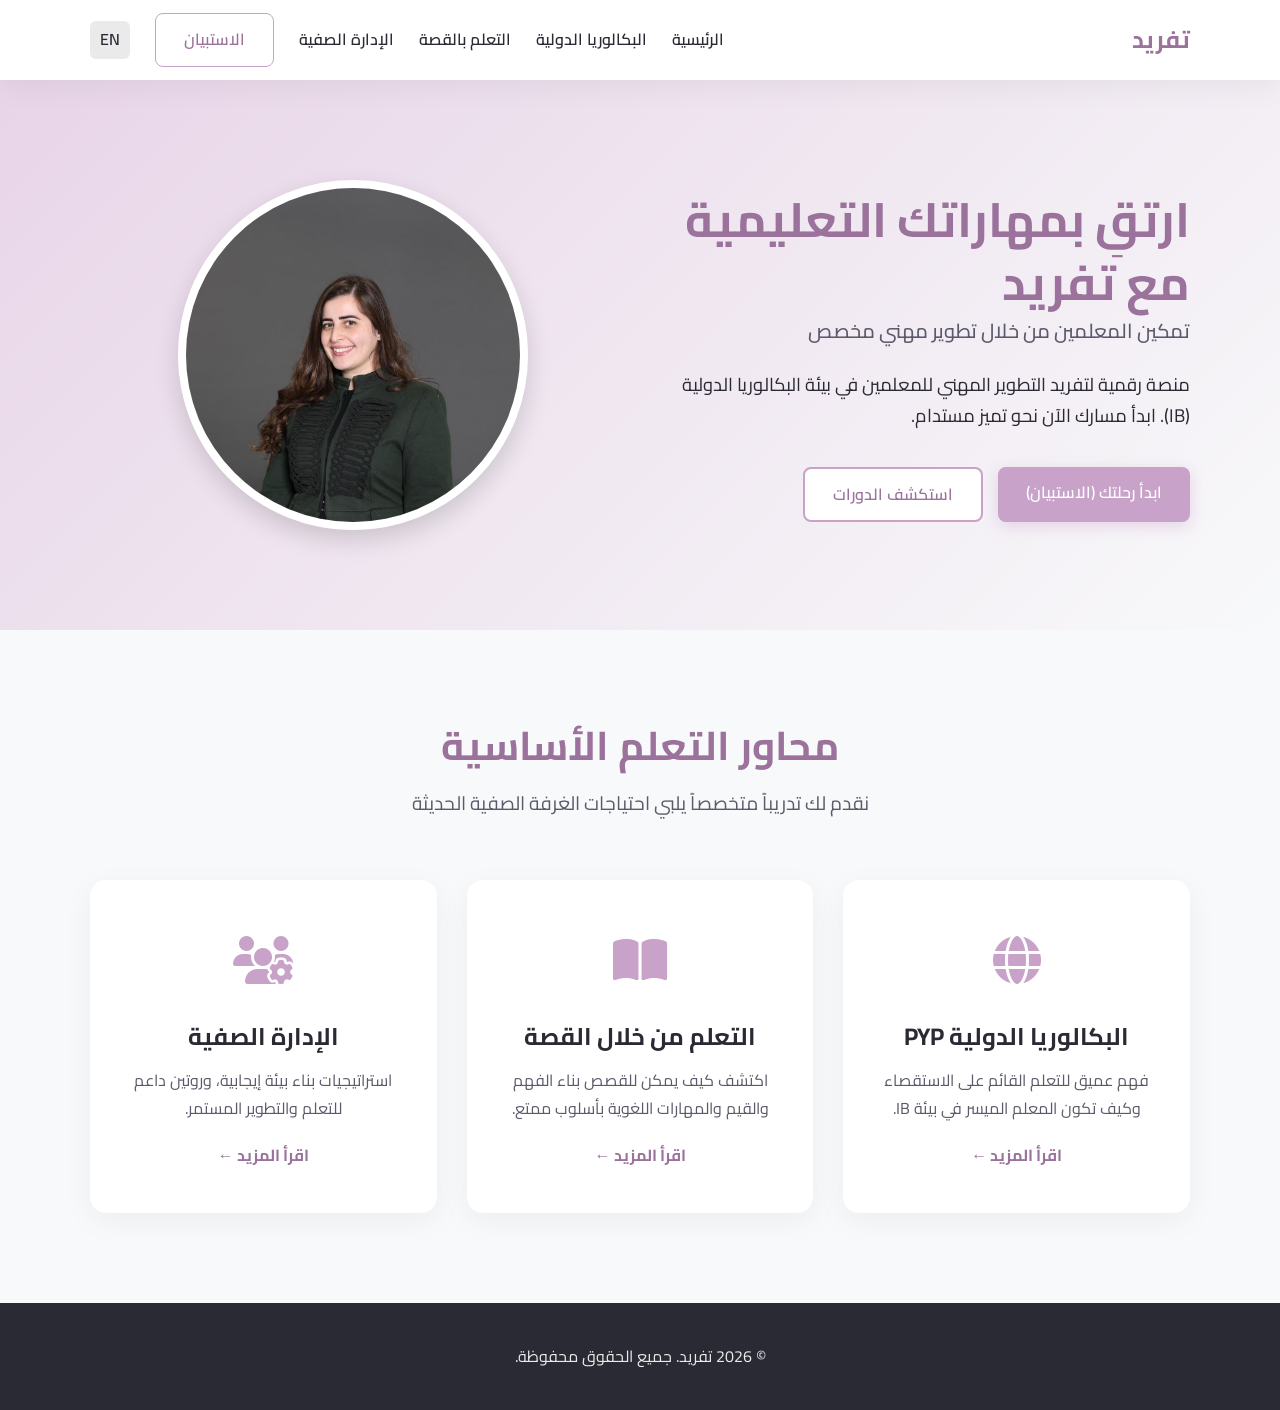
<file: index-ar.html>
<!DOCTYPE html>
<html lang="ar" dir="rtl">
<head>
    <meta charset="UTF-8">
    <meta name="viewport" content="width=device-width, initial-scale=1.0">
    <title>تفريد - منصة التطوير المهني للمعلمين</title>
    <link rel="preconnect" href="https://fonts.googleapis.com">
    <link rel="preconnect" href="https://fonts.gstatic.com" crossorigin>
    <link href="https://fonts.googleapis.com/css2?family=Cairo:wght@400;600;700&family=Roboto:wght@400;500;700&display=swap" rel="stylesheet">
    <link rel="stylesheet" href="style.css">
    <link rel="stylesheet" href="https://cdnjs.cloudflare.com/ajax/libs/font-awesome/6.4.0/css/all.min.css">
</head>
<body>
    <nav class="navbar">
        <div class="container nav-container">
            <a href="index-ar.html" class="logo">تفريد</a>
            <ul class="nav-links">
                <li><a href="index-ar.html">الرئيسية</a></li>
                <li><a href="ib-ar.html">البكالوريا الدولية</a></li>
                <li><a href="story-ar.html">التعلم بالقصة</a></li>
                <li><a href="classroom-ar.html">الإدارة الصفية</a></li>
                <li><a href="assessment-ar.html" class="btn btn-outline">الاستبيان</a></li>
                <li><a href="index-en.html" class="lang-btn" style="text-decoration:none; padding: 5px 10px; display:inline-block;">EN</a></li>
            </ul>
            <div class="burger-menu">
                <i class="fas fa-bars"></i>
            </div>
        </div>
    </nav>

    <header class="hero">
        <div class="container hero-container">
            <div class="hero-content">
                <h1>ارتقِ بمهاراتك التعليمية مع تفريد</h1>
                <h2>تمكين المعلمين من خلال تطوير مهني مخصص</h2>
                <p>منصة رقمية لتفريد التطوير المهني للمعلمين في بيئة البكالوريا الدولية (IB). ابدأ مسارك الآن نحو تميز مستدام.</p>
                <div class="hero-buttons">
                    <a href="assessment-ar.html" class="btn btn-primary">ابدأ رحلتك (الاستبيان)</a>
                    <a href="#" class="btn btn-secondary">استكشف الدورات</a>
                </div>
            </div>
            <div class="hero-image">
                <img src="R.jpeg" alt="Profile Picture" style="width: 100%; max-width: 350px; aspect-ratio: 1/1; border-radius: 50%; object-fit: cover; box-shadow: 0 10px 25px rgba(0,0,0,0.15); border: 8px solid #ffffff; margin: 0 auto; display: block;">
            </div>
        </div>
    </header>

    <section class="features section">
        <div class="container">
            <div class="section-header">
                <h2>محاور التعلم الأساسية</h2>
                <p>نقدم لك تدريباً متخصصاً يلبي احتياجات الغرفة الصفية الحديثة</p>
            </div>
            <div class="cards-grid">
                <div class="card">
                    <div class="card-icon"><i class="fas fa-globe"></i></div>
                    <h3>البكالوريا الدولية PYP</h3>
                    <p>فهم عميق للتعلم القائم على الاستقصاء وكيف تكون المعلم الميسر في بيئة IB.</p>
                    <a href="ib-ar.html" class="card-link">اقرأ المزيد &larr;</a>
                </div>
                <div class="card">
                    <div class="card-icon"><i class="fas fa-book-open"></i></div>
                    <h3>التعلم من خلال القصة</h3>
                    <p>اكتشف كيف يمكن للقصص بناء الفهم والقيم والمهارات اللغوية بأسلوب ممتع.</p>
                    <a href="story-ar.html" class="card-link">اقرأ المزيد &larr;</a>
                </div>
                <div class="card">
                    <div class="card-icon"><i class="fas fa-users-cog"></i></div>
                    <h3>الإدارة الصفية</h3>
                    <p>استراتيجيات بناء بيئة إيجابية، وروتين داعم للتعلم والتطوير المستمر.</p>
                    <a href="classroom-ar.html" class="card-link">اقرأ المزيد &larr;</a>
                </div>
            </div>
        </div>
    </section>

    <footer class="footer">
        <div class="container footer-content">
            <p>&copy; 2026 تفريد. جميع الحقوق محفوظة.</p>
        </div>
    </footer>

    <script src="script.js"></script>
</body>
</html>
</file>
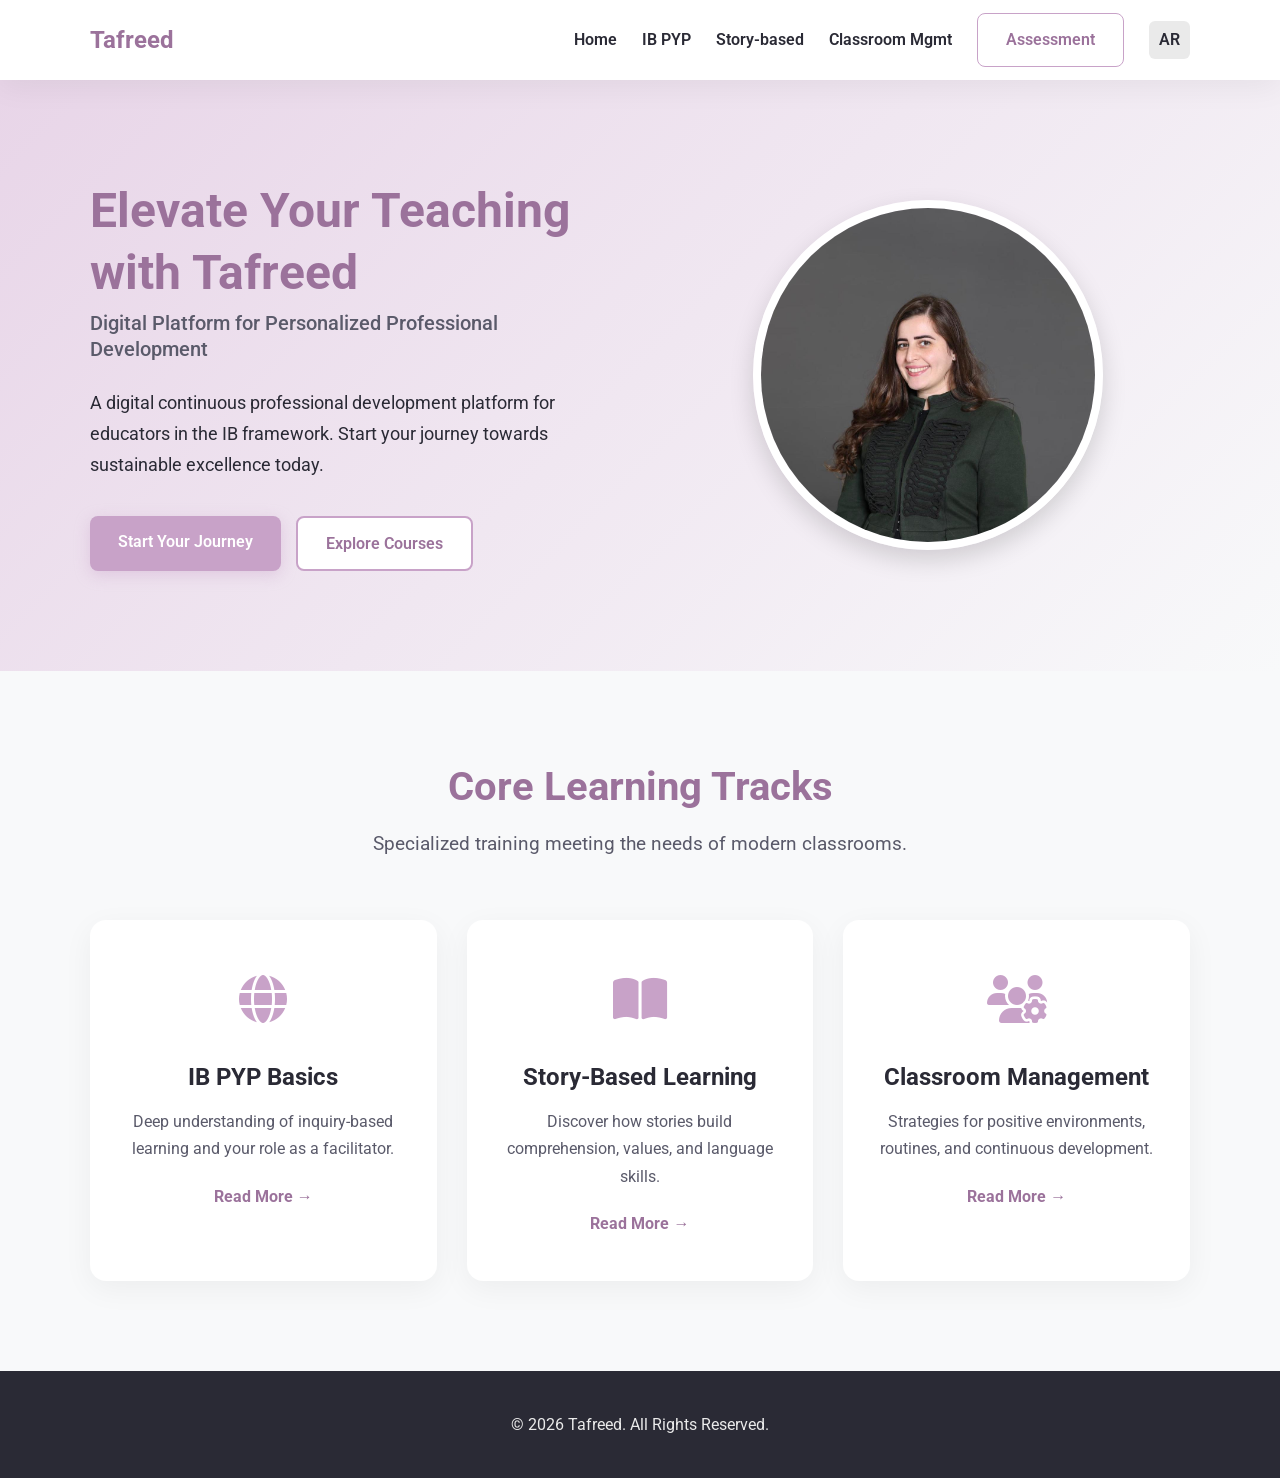
<file: index-en.html>
<!DOCTYPE html>
<html lang="en" dir="ltr">
<head>
    <meta charset="UTF-8">
    <meta name="viewport" content="width=device-width, initial-scale=1.0">
    <title>Tafreed - Teachers Professional Development Platform</title>
    <link rel="preconnect" href="https://fonts.googleapis.com">
    <link rel="preconnect" href="https://fonts.gstatic.com" crossorigin>
    <link href="https://fonts.googleapis.com/css2?family=Cairo:wght@400;600;700&family=Roboto:wght@400;500;700&display=swap" rel="stylesheet">
    <link rel="stylesheet" href="style.css">
    <link rel="stylesheet" href="https://cdnjs.cloudflare.com/ajax/libs/font-awesome/6.4.0/css/all.min.css">
    <style>
        body, h1, h2, h3, h4, p, a, div { font-family: var(--font-english); }
    </style>
</head>
<body>
    <nav class="navbar">
        <div class="container nav-container">
            <a href="index-en.html" class="logo">Tafreed</a>
            <ul class="nav-links">
                <li><a href="index-en.html">Home</a></li>
                <li><a href="ib-en.html">IB PYP</a></li>
                <li><a href="story-en.html">Story-based</a></li>
                <li><a href="classroom-en.html">Classroom Mgmt</a></li>
                <li><a href="assessment-en.html" class="btn btn-outline">Assessment</a></li>
                <li><a href="index-ar.html" class="lang-btn" style="text-decoration:none; padding: 5px 10px; display:inline-block;">AR</a></li>
            </ul>
            <div class="burger-menu">
                <i class="fas fa-bars"></i>
            </div>
        </div>
    </nav>

    <header class="hero">
        <div class="container hero-container">
            <div class="hero-content">
                <h1>Elevate Your Teaching with Tafreed</h1>
                <h2>Digital Platform for Personalized Professional Development</h2>
                <p>A digital continuous professional development platform for educators in the IB framework. Start your journey towards sustainable excellence today.</p>
                <div class="hero-buttons">
                    <a href="assessment-en.html" class="btn btn-primary">Start Your Journey</a>
                    <a href="#" class="btn btn-secondary">Explore Courses</a>
                </div>
            </div>
            <div class="hero-image">
                <img src="R.jpeg" alt="Profile Picture" style="width: 100%; max-width: 350px; aspect-ratio: 1/1; border-radius: 50%; object-fit: cover; box-shadow: 0 10px 25px rgba(0,0,0,0.15); border: 8px solid #ffffff; margin: 0 auto; display: block;">
            </div>
        </div>
    </header>

    <section class="features section">
        <div class="container">
            <div class="section-header">
                <h2>Core Learning Tracks</h2>
                <p>Specialized training meeting the needs of modern classrooms.</p>
            </div>
            <div class="cards-grid">
                <div class="card">
                    <div class="card-icon"><i class="fas fa-globe"></i></div>
                    <h3>IB PYP Basics</h3>
                    <p>Deep understanding of inquiry-based learning and your role as a facilitator.</p>
                    <a href="ib-en.html" class="card-link">Read More &rarr;</a>
                </div>
                <div class="card">
                    <div class="card-icon"><i class="fas fa-book-open"></i></div>
                    <h3>Story-Based Learning</h3>
                    <p>Discover how stories build comprehension, values, and language skills.</p>
                    <a href="story-en.html" class="card-link">Read More &rarr;</a>
                </div>
                <div class="card">
                    <div class="card-icon"><i class="fas fa-users-cog"></i></div>
                    <h3>Classroom Management</h3>
                    <p>Strategies for positive environments, routines, and continuous development.</p>
                    <a href="classroom-en.html" class="card-link">Read More &rarr;</a>
                </div>
            </div>
        </div>
    </section>

    <footer class="footer">
        <div class="container footer-content">
            <p>&copy; 2026 Tafreed. All Rights Reserved.</p>
        </div>
    </footer>

    <script src="script.js"></script>
</body>
</html>
</file>
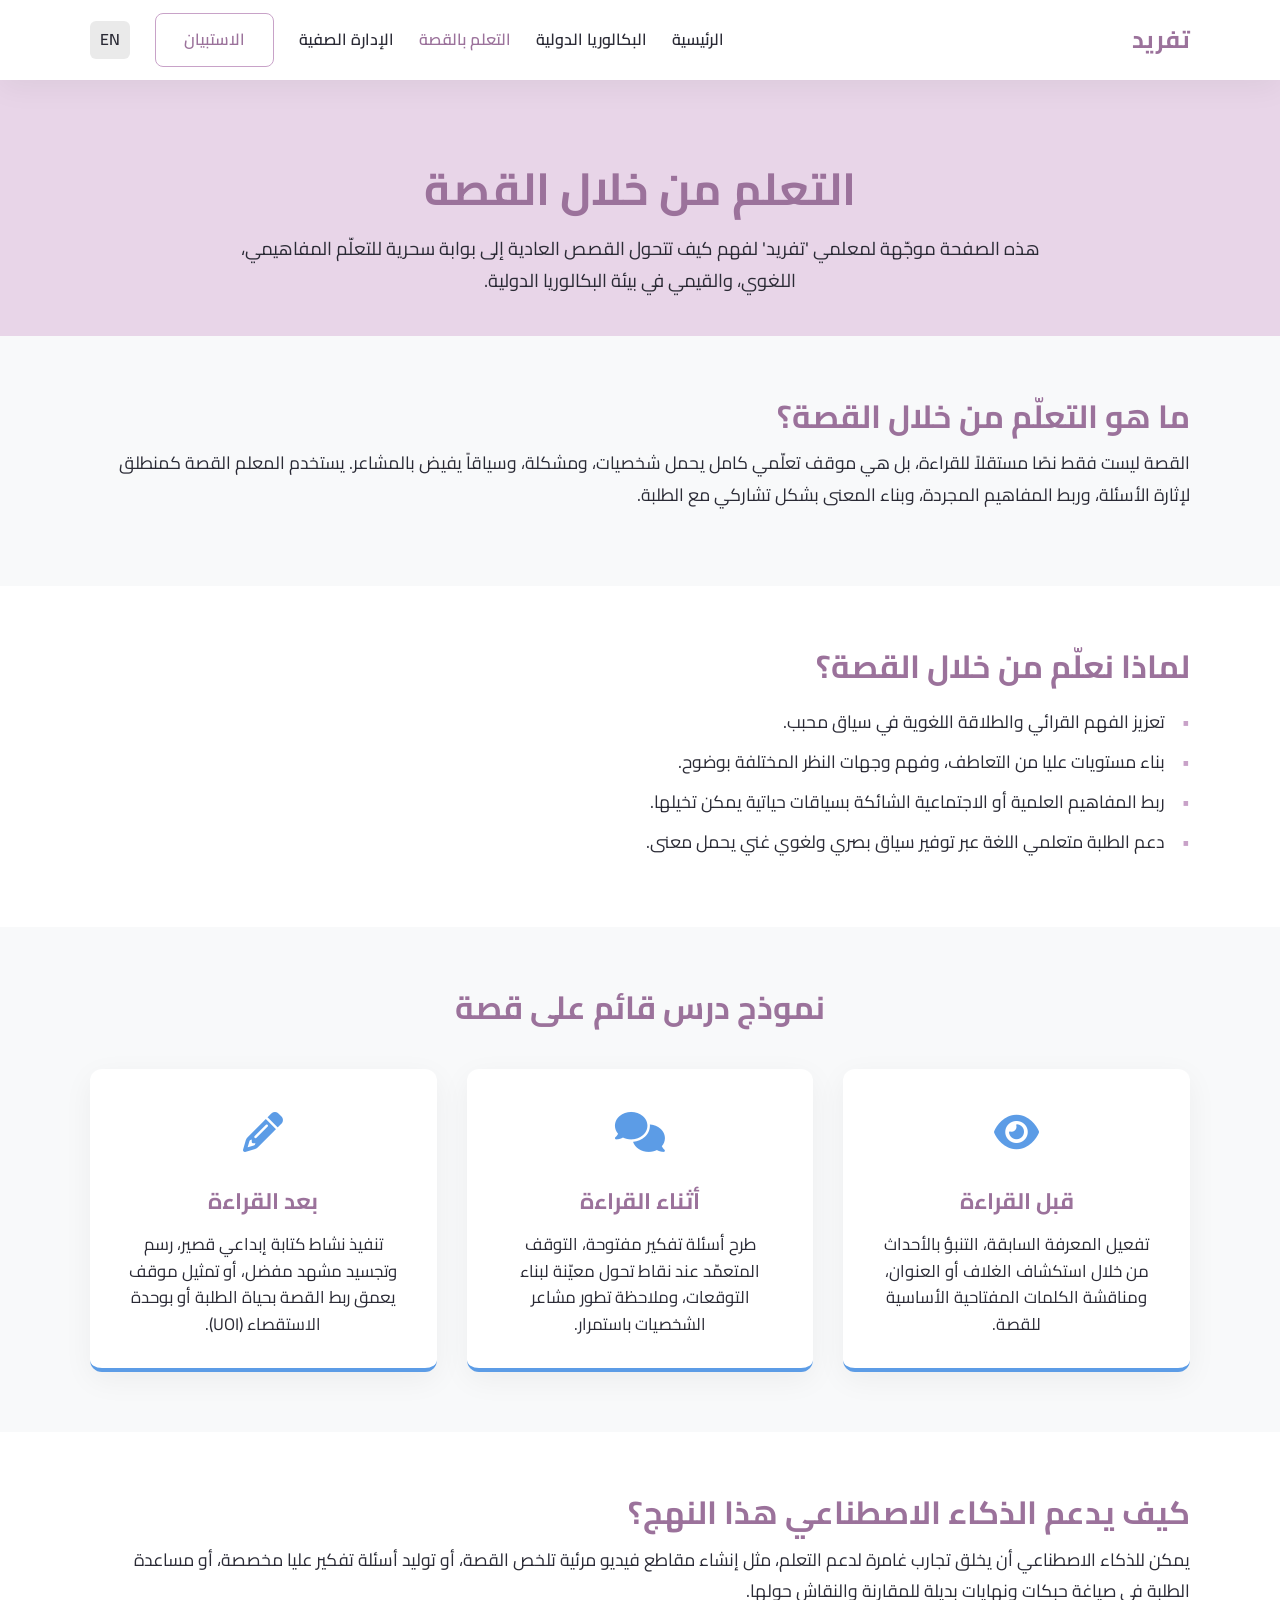
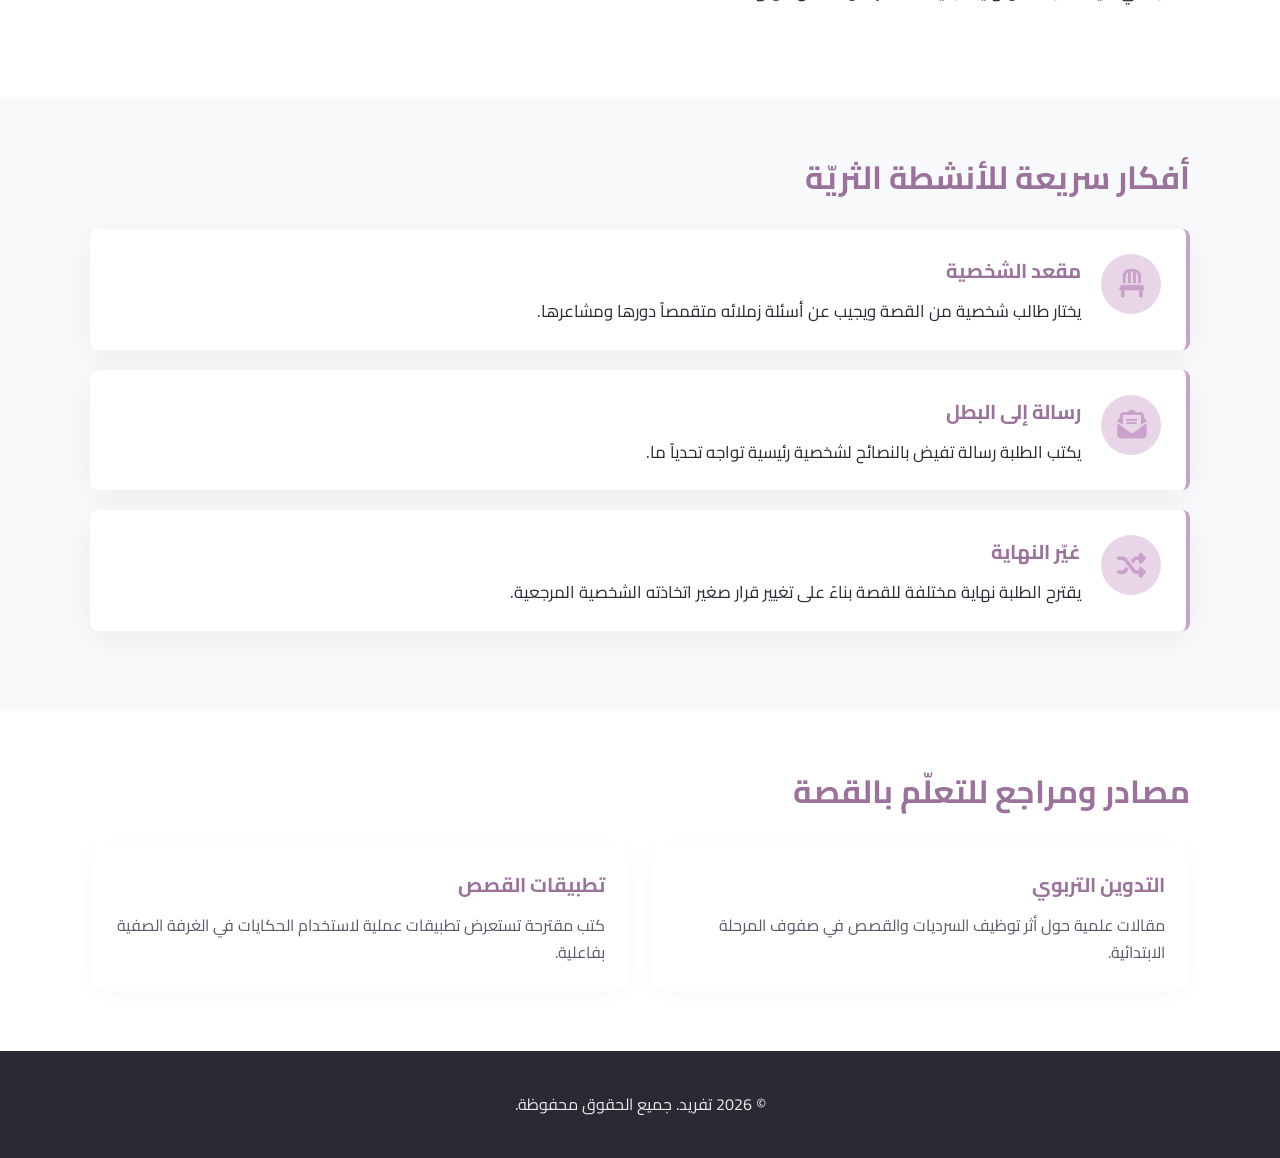
<file: story-ar.html>
<!DOCTYPE html>
<html lang="ar" dir="rtl">
<head>
    <meta charset="UTF-8">
    <meta name="viewport" content="width=device-width, initial-scale=1.0">
    <title>تفريد | التعلم بالقصة</title>
    <link rel="preconnect" href="https://fonts.googleapis.com">
    <link rel="preconnect" href="https://fonts.gstatic.com" crossorigin>
    <link href="https://fonts.googleapis.com/css2?family=Cairo:wght@400;600;700&family=Roboto:wght@400;500;700&display=swap" rel="stylesheet">
    <link rel="stylesheet" href="style.css">
    <link rel="stylesheet" href="https://cdnjs.cloudflare.com/ajax/libs/font-awesome/6.4.0/css/all.min.css">
    <style>
        .page-header { background-color: var(--color-primary-light); padding: 80px 0 40px; text-align: center; }
        .page-header h1 { font-size: 2.8rem; color: var(--color-primary-dark); margin-bottom: 15px; }
        .bilingual-intro { max-width: 800px; margin: 0 auto; font-size: 1.15rem; color: var(--color-text); }
        .content-section { padding: 60px 0; }
        .content-section:nth-child(even) { background-color: var(--color-white); }
        .content-section:nth-child(odd) { background-color: var(--color-bg); }
        .section-title { color: var(--color-primary-dark); margin-bottom: 10px; font-size: 2rem; }
        .text-block p { font-size: 1.1rem; margin-bottom: 15px; line-height: 1.8; }
        .list-block li { font-size: 1.1rem; margin-bottom: 10px; position: relative; padding-inline-start: 25px; }
        .list-block li::before { content: "•"; color: var(--color-primary); font-weight: bold; position: absolute; left: 0; top: 0; }
        [dir="rtl"] .list-block li::before { right: 0; left: auto; }
        .three-columns { display: grid; grid-template-columns: repeat(3, 1fr); gap: 30px; margin-top: 40px; }
        .phase-card { background: var(--color-white); padding: 30px; border-radius: 12px; box-shadow: var(--shadow); text-align: center; position: relative; transition: var(--transition); border-bottom: 4px solid var(--color-secondary); }
        .phase-card:hover { transform: translateY(-5px); box-shadow: 0 15px 30px rgba(0,0,0,0.1); }
        .phase-icon { font-size: 2.5rem; color: var(--color-secondary); margin-bottom: 20px; }
        .phase-card h3 { color: var(--color-primary-dark); margin-bottom: 15px; font-size: 1.4rem; }
        .phase-card p { font-size: 1.05rem; line-height: 1.6; color: var(--color-text); }
        .activity-item { background: var(--color-white); padding: 25px; border-radius: 8px; margin-bottom: 20px; border-right: 4px solid var(--color-primary); display: flex; align-items: flex-start; gap: 20px; box-shadow: var(--shadow); }
        [dir="ltr"] .activity-item { border-right: none; border-left: 4px solid var(--color-primary); }
        .activity-icon { font-size: 1.8rem; color: var(--color-primary); background: var(--color-primary-light); width: 60px; height: 60px; border-radius: 50%; display: flex; align-items: center; justify-content: center; flex-shrink: 0; }
        .activity-content h4 { font-size: 1.25rem; color: var(--color-primary-dark); margin-bottom: 10px; }
        .activity-content p { font-size: 1.05rem; color: var(--color-text); line-height: 1.6; }
        .resource-list { display: grid; grid-template-columns: 1fr 1fr; gap: 20px; }
        .resource-item { background: var(--color-white); padding: 25px; border-radius: var(--border-radius); box-shadow: 0 4px 15px rgba(0,0,0,0.03); transition: var(--transition); }
        .resource-item:hover { box-shadow: var(--shadow); }
        .resource-item h4 { font-size: 1.25rem; color: var(--color-primary-dark); margin-bottom: 10px; }
        @media (max-width: 992px) { .three-columns { grid-template-columns: 1fr; } .resource-list { grid-template-columns: 1fr; } }
        @media (max-width: 768px) { .activity-item { flex-direction: column; align-items: center; text-align: center; } }
    </style>
</head>
<body>

    <nav class="navbar">
        <div class="container nav-container">
            <a href="index-ar.html" class="logo">تفريد</a>
            <ul class="nav-links">
                <li><a href="index-ar.html">الرئيسية</a></li>
                <li><a href="ib-ar.html">البكالوريا الدولية</a></li>
                <li><a href="story-ar.html" style="color: var(--color-primary-dark)">التعلم بالقصة</a></li>
                <li><a href="classroom-ar.html">الإدارة الصفية</a></li>
                <li><a href="assessment-ar.html" class="btn btn-outline">الاستبيان</a></li>
                <li><a href="story-en.html" class="lang-btn" style="text-decoration:none; padding: 5px 10px; display:inline-block;">EN</a></li>
            </ul>
            <div class="burger-menu">
                <i class="fas fa-bars"></i>
            </div>
        </div>
    </nav>

    <header class="page-header">
        <div class="container">
            <h1>التعلم من خلال القصة</h1>
            <p class="bilingual-intro">هذه الصفحة موجّهة لمعلمي 'تفريد' لفهم كيف تتحول القصص العادية إلى بوابة سحرية للتعلّم المفاهيمي، اللغوي، والقيمي في بيئة البكالوريا الدولية.</p>
        </div>
    </header>

    <section class="content-section">
        <div class="container">
            <h2 class="section-title">ما هو التعلّم من خلال القصة؟</h2>
            <div class="text-block">
                <p>القصة ليست فقط نصًا مستقلاً للقراءة، بل هي موقف تعلّمي كامل يحمل شخصيات، ومشكلة، وسياقاً يفيض بالمشاعر. يستخدم المعلم القصة كمنطلق لإثارة الأسئلة، وربط المفاهيم المجردة، وبناء المعنى بشكل تشاركي مع الطلبة.</p>
            </div>
        </div>
    </section>

    <section class="content-section">
        <div class="container">
            <h2 class="section-title">لماذا نعلّم من خلال القصة؟</h2>
            <ul class="list-block" style="margin-top: 20px;">
                <li>تعزيز الفهم القرائي والطلاقة اللغوية في سياق محبب.</li>
                <li>بناء مستويات عليا من التعاطف، وفهم وجهات النظر المختلفة بوضوح.</li>
                <li>ربط المفاهيم العلمية أو الاجتماعية الشائكة بسياقات حياتية يمكن تخيلها.</li>
                <li>دعم الطلبة متعلمي اللغة عبر توفير سياق بصري ولغوي غني يحمل معنى.</li>
            </ul>
        </div>
    </section>

    <section class="content-section" style="background-color: var(--color-bg);">
        <div class="container">
            <div style="text-align: center;">
                <h2 class="section-title">نموذج درس قائم على قصة</h2>
            </div>
            
            <div class="three-columns">
                <div class="phase-card">
                    <div class="phase-icon"><i class="fas fa-eye"></i></div>
                    <h3>قبل القراءة</h3>
                    <p>تفعيل المعرفة السابقة، التنبؤ بالأحداث من خلال استكشاف الغلاف أو العنوان، ومناقشة الكلمات المفتاحية الأساسية للقصة.</p>
                </div>
                <div class="phase-card">
                    <div class="phase-icon"><i class="fas fa-comments"></i></div>
                    <h3>أثناء القراءة</h3>
                    <p>طرح أسئلة تفكير مفتوحة، التوقف المتعمّد عند نقاط تحول معيّنة لبناء التوقعات، وملاحظة تطور مشاعر الشخصيات باستمرار.</p>
                </div>
                <div class="phase-card">
                    <div class="phase-icon"><i class="fas fa-pencil-alt"></i></div>
                    <h3>بعد القراءة</h3>
                    <p>تنفيذ نشاط كتابة إبداعي قصير، رسم وتجسيد مشهد مفضل، أو تمثيل موقف يعمق ربط القصة بحياة الطلبة أو بوحدة الاستقصاء (UOI).</p>
                </div>
            </div>
        </div>
    </section>

    <section class="content-section">
        <div class="container">
            <h2 class="section-title">كيف يدعم الذكاء الاصطناعي هذا النهج؟</h2>
            <div class="text-block" style="margin-bottom: 30px;">
                <p>يمكن للذكاء الاصطناعي أن يخلق تجارب غامرة لدعم التعلم، مثل إنشاء مقاطع فيديو مرئية تلخص القصة، أو توليد أسئلة تفكير عليا مخصصة، أو مساعدة الطلبة في صياغة حبكات ونهايات بديلة للمقارنة والنقاش حولها.</p>
            </div>
        </div>
    </section>

    <section class="content-section">
        <div class="container">
            <h2 class="section-title">أفكار سريعة للأنشطة الثريّة</h2>
            
            <div style="margin-top: 30px;">
                <div class="activity-item">
                    <div class="activity-icon"><i class="fas fa-chair"></i></div>
                    <div class="activity-content">
                        <h4>مقعد الشخصية</h4>
                        <p>يختار طالب شخصية من القصة ويجيب عن أسئلة زملائه متقمصاً دورها ومشاعرها.</p>
                    </div>
                </div>
                <div class="activity-item">
                    <div class="activity-icon"><i class="fas fa-envelope-open-text"></i></div>
                    <div class="activity-content">
                        <h4>رسالة إلى البطل</h4>
                        <p>يكتب الطلبة رسالة تفيض بالنصائح لشخصية رئيسية تواجه تحدياً ما.</p>
                    </div>
                </div>
                <div class="activity-item">
                    <div class="activity-icon"><i class="fas fa-random"></i></div>
                    <div class="activity-content">
                        <h4>غيّر النهاية</h4>
                        <p>يقترح الطلبة نهاية مختلفة للقصة بناءً على تغيير قرار صغير اتخاذته الشخصية المرجعية.</p>
                    </div>
                </div>
            </div>
        </div>
    </section>

    <section class="content-section" style="background-color: var(--color-white);">
        <div class="container">
            <h2 class="section-title">مصادر ومراجع للتعلّم بالقصة</h2>

            <div class="resource-list" style="margin-top: 30px;">
                <div class="resource-item">
                    <h4>التدوين التربوي</h4>
                    <p style="color: var(--color-text-light)">مقالات علمية حول أثر توظيف السرديات والقصص في صفوف المرحلة الابتدائية.</p>
                </div>
                <div class="resource-item">
                    <h4>تطبيقات القصص</h4>
                    <p style="color: var(--color-text-light)">كتب مقترحة تستعرض تطبيقات عملية لاستخدام الحكايات في الغرفة الصفية بفاعلية.</p>
                </div>
            </div>
        </div>
    </section>

    <footer class="footer">
        <div class="container footer-content">
            <p>&copy; 2026 تفريد. جميع الحقوق محفوظة.</p>
        </div>
    </footer>

    <script src="script.js"></script>
</body>
</html>
</file>
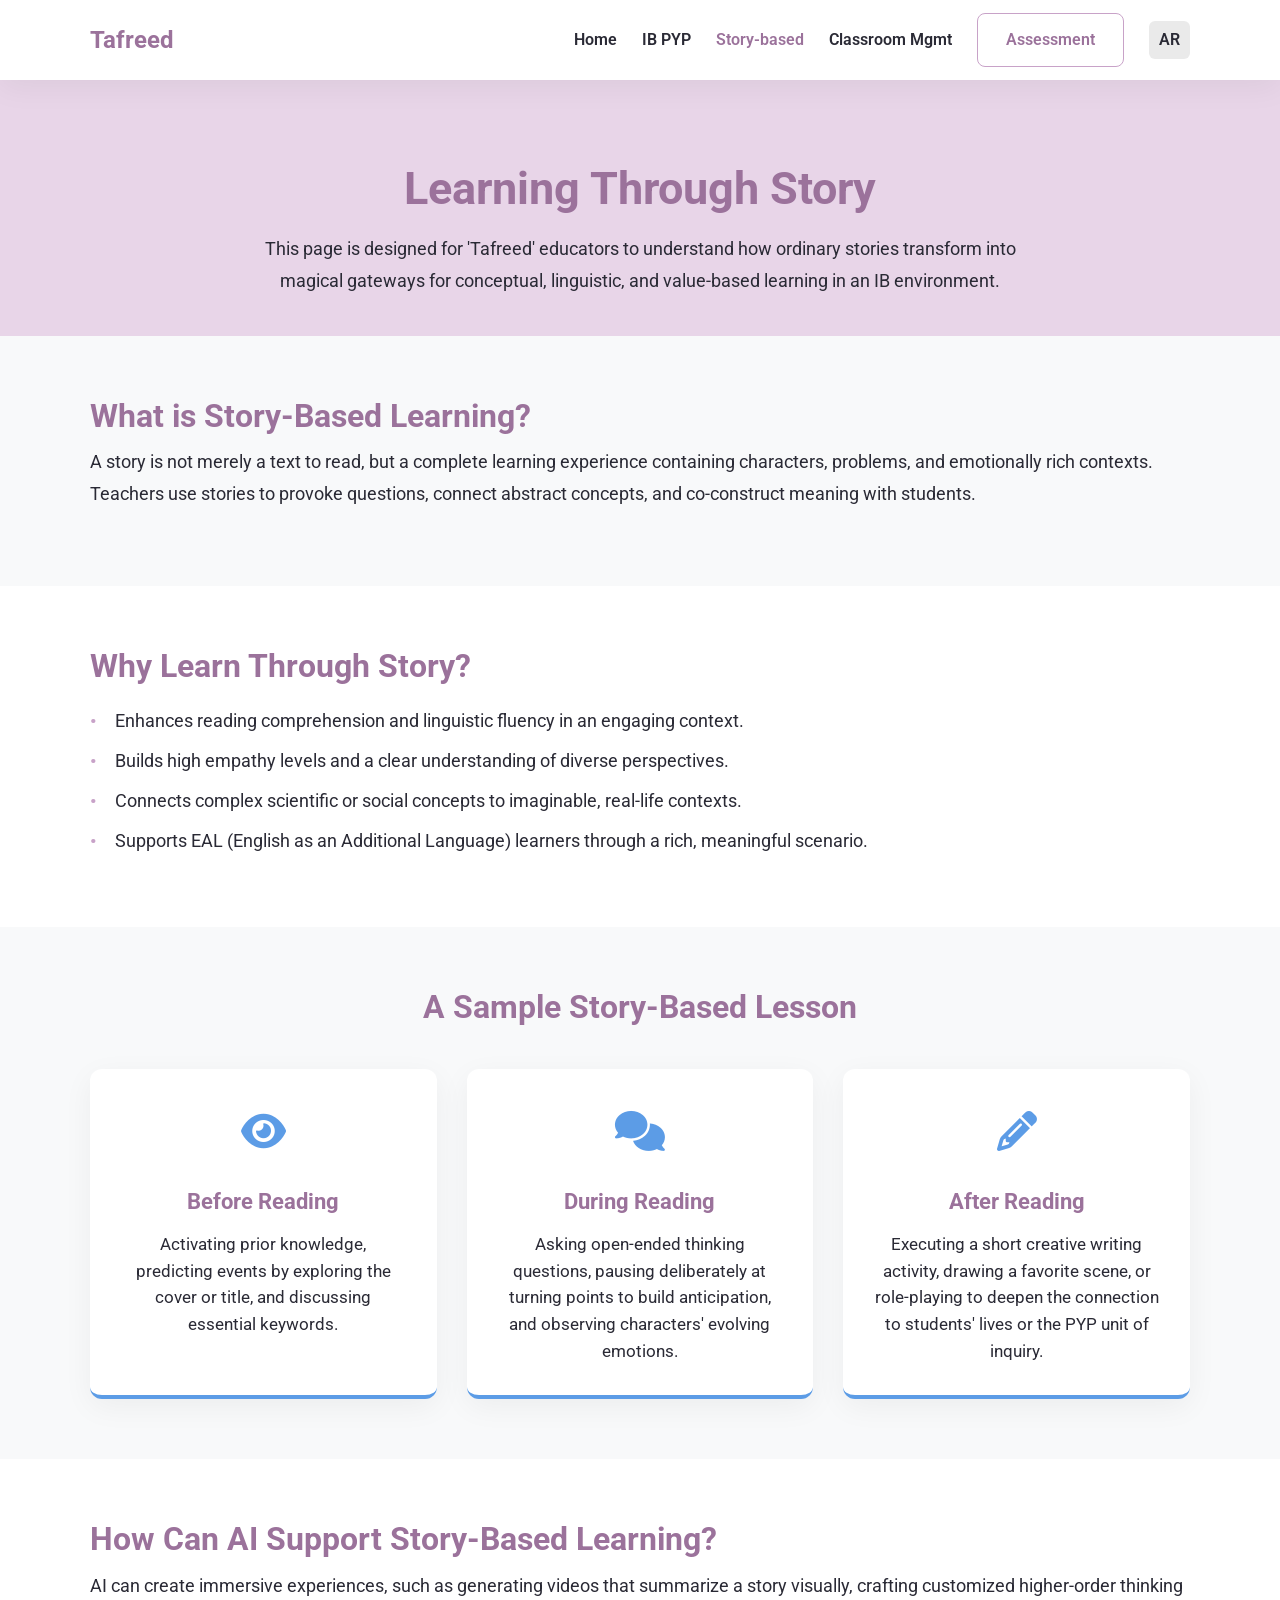
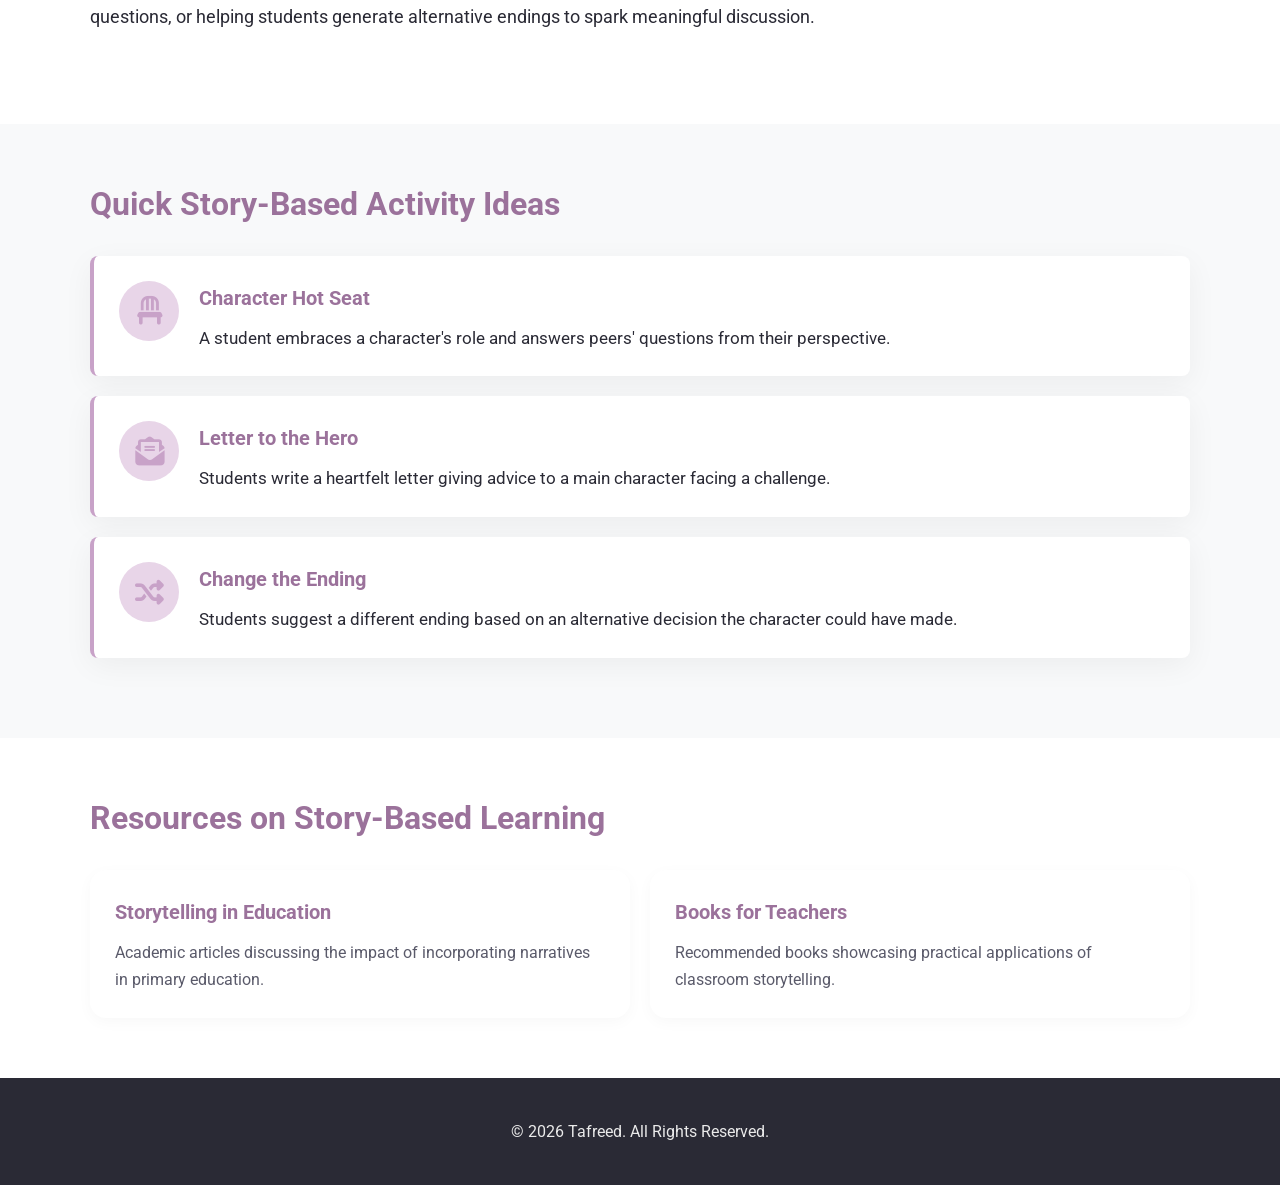
<file: story-en.html>
<!DOCTYPE html>
<html lang="en" dir="ltr">
<head>
    <meta charset="UTF-8">
    <meta name="viewport" content="width=device-width, initial-scale=1.0">
    <title>Tafreed | Story-Based Learning</title>
    <link rel="preconnect" href="https://fonts.googleapis.com">
    <link rel="preconnect" href="https://fonts.gstatic.com" crossorigin>
    <link href="https://fonts.googleapis.com/css2?family=Cairo:wght@400;600;700&family=Roboto:wght@400;500;700&display=swap" rel="stylesheet">
    <link rel="stylesheet" href="style.css">
    <link rel="stylesheet" href="https://cdnjs.cloudflare.com/ajax/libs/font-awesome/6.4.0/css/all.min.css">
    <style>
        body, h1, h2, h3, h4, p, a, div, span, li { font-family: var(--font-english); }
        .page-header { background-color: var(--color-primary-light); padding: 80px 0 40px; text-align: center; }
        .page-header h1 { font-size: 2.8rem; color: var(--color-primary-dark); margin-bottom: 15px; }
        .bilingual-intro { max-width: 800px; margin: 0 auto; font-size: 1.15rem; color: var(--color-text); }
        .content-section { padding: 60px 0; }
        .content-section:nth-child(even) { background-color: var(--color-white); }
        .content-section:nth-child(odd) { background-color: var(--color-bg); }
        .section-title { color: var(--color-primary-dark); margin-bottom: 10px; font-size: 2rem; }
        .text-block p { font-size: 1.1rem; margin-bottom: 15px; line-height: 1.8; }
        .list-block li { font-size: 1.1rem; margin-bottom: 10px; position: relative; padding-inline-start: 25px; }
        .list-block li::before { content: "•"; color: var(--color-primary); font-weight: bold; position: absolute; left: 0; top: 0; }
        .three-columns { display: grid; grid-template-columns: repeat(3, 1fr); gap: 30px; margin-top: 40px; }
        .phase-card { background: var(--color-white); padding: 30px; border-radius: 12px; box-shadow: var(--shadow); text-align: center; position: relative; transition: var(--transition); border-bottom: 4px solid var(--color-secondary); }
        .phase-card:hover { transform: translateY(-5px); box-shadow: 0 15px 30px rgba(0,0,0,0.1); }
        .phase-icon { font-size: 2.5rem; color: var(--color-secondary); margin-bottom: 20px; }
        .phase-card h3 { color: var(--color-primary-dark); margin-bottom: 15px; font-size: 1.4rem; }
        .phase-card p { font-size: 1.05rem; line-height: 1.6; color: var(--color-text); }
        .activity-item { background: var(--color-white); padding: 25px; border-radius: 8px; margin-bottom: 20px; border-left: 4px solid var(--color-primary); display: flex; align-items: flex-start; gap: 20px; box-shadow: var(--shadow); }
        .activity-icon { font-size: 1.8rem; color: var(--color-primary); background: var(--color-primary-light); width: 60px; height: 60px; border-radius: 50%; display: flex; align-items: center; justify-content: center; flex-shrink: 0; }
        .activity-content h4 { font-size: 1.25rem; color: var(--color-primary-dark); margin-bottom: 10px; }
        .activity-content p { font-size: 1.05rem; color: var(--color-text); line-height: 1.6; }
        .resource-list { display: grid; grid-template-columns: 1fr 1fr; gap: 20px; }
        .resource-item { background: var(--color-white); padding: 25px; border-radius: var(--border-radius); box-shadow: 0 4px 15px rgba(0,0,0,0.03); transition: var(--transition); }
        .resource-item:hover { box-shadow: var(--shadow); }
        .resource-item h4 { font-size: 1.25rem; color: var(--color-primary-dark); margin-bottom: 10px; }
        @media (max-width: 992px) { .three-columns { grid-template-columns: 1fr; } .resource-list { grid-template-columns: 1fr; } }
        @media (max-width: 768px) { .activity-item { flex-direction: column; align-items: center; text-align: center; } }
    </style>
</head>
<body>

    <nav class="navbar">
        <div class="container nav-container">
            <a href="index-en.html" class="logo">Tafreed</a>
            <ul class="nav-links">
                <li><a href="index-en.html">Home</a></li>
                <li><a href="ib-en.html">IB PYP</a></li>
                <li><a href="story-en.html" style="color: var(--color-primary-dark)">Story-based</a></li>
                <li><a href="classroom-en.html">Classroom Mgmt</a></li>
                <li><a href="assessment-en.html" class="btn btn-outline">Assessment</a></li>
                <li><a href="story-ar.html" class="lang-btn" style="text-decoration:none; padding: 5px 10px; display:inline-block;">AR</a></li>
            </ul>
            <div class="burger-menu">
                <i class="fas fa-bars"></i>
            </div>
        </div>
    </nav>

    <header class="page-header">
        <div class="container">
            <h1>Learning Through Story</h1>
            <p class="bilingual-intro">This page is designed for 'Tafreed' educators to understand how ordinary stories transform into magical gateways for conceptual, linguistic, and value-based learning in an IB environment.</p>
        </div>
    </header>

    <section class="content-section">
        <div class="container">
            <h2 class="section-title">What is Story-Based Learning?</h2>
            <div class="text-block">
                <p>A story is not merely a text to read, but a complete learning experience containing characters, problems, and emotionally rich contexts. Teachers use stories to provoke questions, connect abstract concepts, and co-construct meaning with students.</p>
            </div>
        </div>
    </section>

    <section class="content-section">
        <div class="container">
            <h2 class="section-title">Why Learn Through Story?</h2>
            <ul class="list-block" style="margin-top: 20px;">
                <li>Enhances reading comprehension and linguistic fluency in an engaging context.</li>
                <li>Builds high empathy levels and a clear understanding of diverse perspectives.</li>
                <li>Connects complex scientific or social concepts to imaginable, real-life contexts.</li>
                <li>Supports EAL (English as an Additional Language) learners through a rich, meaningful scenario.</li>
            </ul>
        </div>
    </section>

    <section class="content-section" style="background-color: var(--color-bg);">
        <div class="container">
            <div style="text-align: center;">
                <h2 class="section-title">A Sample Story-Based Lesson</h2>
            </div>
            
            <div class="three-columns">
                <div class="phase-card">
                    <div class="phase-icon"><i class="fas fa-eye"></i></div>
                    <h3>Before Reading</h3>
                    <p>Activating prior knowledge, predicting events by exploring the cover or title, and discussing essential keywords.</p>
                </div>
                <div class="phase-card">
                    <div class="phase-icon"><i class="fas fa-comments"></i></div>
                    <h3>During Reading</h3>
                    <p>Asking open-ended thinking questions, pausing deliberately at turning points to build anticipation, and observing characters' evolving emotions.</p>
                </div>
                <div class="phase-card">
                    <div class="phase-icon"><i class="fas fa-pencil-alt"></i></div>
                    <h3>After Reading</h3>
                    <p>Executing a short creative writing activity, drawing a favorite scene, or role-playing to deepen the connection to students' lives or the PYP unit of inquiry.</p>
                </div>
            </div>
        </div>
    </section>

    <section class="content-section">
        <div class="container">
            <h2 class="section-title">How Can AI Support Story-Based Learning?</h2>
            <div class="text-block" style="margin-bottom: 30px;">
                <p>AI can create immersive experiences, such as generating videos that summarize a story visually, crafting customized higher-order thinking questions, or helping students generate alternative endings to spark meaningful discussion.</p>
            </div>
        </div>
    </section>

    <section class="content-section">
        <div class="container">
            <h2 class="section-title">Quick Story-Based Activity Ideas</h2>
            
            <div style="margin-top: 30px;">
                <div class="activity-item">
                    <div class="activity-icon"><i class="fas fa-chair"></i></div>
                    <div class="activity-content">
                        <h4>Character Hot Seat</h4>
                        <p>A student embraces a character's role and answers peers' questions from their perspective.</p>
                    </div>
                </div>
                <div class="activity-item">
                    <div class="activity-icon"><i class="fas fa-envelope-open-text"></i></div>
                    <div class="activity-content">
                        <h4>Letter to the Hero</h4>
                        <p>Students write a heartfelt letter giving advice to a main character facing a challenge.</p>
                    </div>
                </div>
                <div class="activity-item">
                    <div class="activity-icon"><i class="fas fa-random"></i></div>
                    <div class="activity-content">
                        <h4>Change the Ending</h4>
                        <p>Students suggest a different ending based on an alternative decision the character could have made.</p>
                    </div>
                </div>
            </div>
        </div>
    </section>

    <section class="content-section" style="background-color: var(--color-white);">
        <div class="container">
            <h2 class="section-title">Resources on Story-Based Learning</h2>

            <div class="resource-list" style="margin-top: 30px;">
                <div class="resource-item">
                    <h4>Storytelling in Education</h4>
                    <p style="color: var(--color-text-light)">Academic articles discussing the impact of incorporating narratives in primary education.</p>
                </div>
                <div class="resource-item">
                    <h4>Books for Teachers</h4>
                    <p style="color: var(--color-text-light)">Recommended books showcasing practical applications of classroom storytelling.</p>
                </div>
            </div>
        </div>
    </section>

    <footer class="footer">
        <div class="container footer-content">
            <p>&copy; 2026 Tafreed. All Rights Reserved.</p>
        </div>
    </footer>

    <script src="script.js"></script>
</body>
</html>
</file>
<file: style.css>
/* CSS Variables */
:root {
    /* Colors */
    --color-primary: #C8A2C8; /* Muted Lavender */
    --color-primary-dark: #9B729B;
    --color-primary-light: #E8D5E8;
    --color-secondary: #5C9CE6; /* Soft blue for sections */
    --color-text: #2A2A35;
    --color-text-light: #5A5A6A;
    --color-bg: #F8F9FA;
    --color-white: #FFFFFF;
    --color-gray: #EAEAEA;

    /* Fonts */
    --font-arabic: 'Cairo', sans-serif;
    --font-english: 'Roboto', sans-serif;

    /* Layout */
    --transition: all 0.3s ease;
    --shadow: 0 8px 30px rgba(0, 0, 0, 0.05);
    --border-radius: 16px;
}

* {
    margin: 0;
    padding: 0;
    box-sizing: border-box;
}

body {
    font-family: var(--font-arabic);
    color: var(--color-text);
    background-color: var(--color-bg);
    line-height: 1.7;
}

body[dir="ltr"] {
    font-family: var(--font-english);
}

a {
    text-decoration: none;
    color: inherit;
}

ul {
    list-style: none;
}

.container {
    max-width: 1140px;
    margin: 0 auto;
    padding: 0 20px;
}

/* Typography */
h1, h2, h3 {
    line-height: 1.3;
    color: var(--color-primary-dark);
}

/* Buttons */
.btn {
    display: inline-block;
    padding: 12px 28px;
    border-radius: 8px;
    font-weight: 600;
    cursor: pointer;
    transition: var(--transition);
    border: none;
    font-family: inherit;
    font-size: 1rem;
}

.btn-primary {
    background-color: var(--color-primary);
    color: var(--color-white);
    box-shadow: 0 4px 15px rgba(200, 162, 200, 0.4);
}

.btn-primary:hover {
    background-color: var(--color-primary-dark);
    transform: translateY(-2px);
    box-shadow: 0 6px 20px rgba(155, 114, 155, 0.5);
}

.btn-secondary {
    background-color: var(--color-white);
    color: var(--color-primary-dark);
    border: 2px solid var(--color-primary);
}

.btn-secondary:hover {
    background-color: var(--color-primary-light);
}

.btn-outline {
    background: transparent;
    border: 1px solid var(--color-primary);
    color: var(--color-primary-dark) !important;
}

/* Navbar */
.navbar {
    background-color: rgba(255, 255, 255, 0.95);
    backdrop-filter: blur(10px);
    box-shadow: var(--shadow);
    position: sticky;
    top: 0;
    z-index: 1000;
}

.nav-container {
    display: flex;
    justify-content: space-between;
    align-items: center;
    height: 80px;
}

.logo {
    font-size: 1.5rem;
    font-weight: 700;
    color: var(--color-primary-dark);
}

.nav-links {
    display: flex;
    align-items: center;
    gap: 25px;
}

.nav-links a:not(.btn) {
    color: var(--color-text);
    font-weight: 600;
    transition: var(--transition);
}

.nav-links a:hover {
    color: var(--color-primary-dark);
}

.lang-btn {
    background: var(--color-gray);
    border: none;
    padding: 6px 14px;
    border-radius: 6px;
    cursor: pointer;
    font-weight: 700;
    transition: var(--transition);
    font-family: inherit;
}

.lang-btn:hover {
    background: var(--color-primary-light);
    color: var(--color-primary-dark);
}

.burger-menu {
    display: none;
    font-size: 1.5rem;
    cursor: pointer;
    color: var(--color-primary-dark);
}

/* Hero Section */
.hero {
    padding: 100px 0;
    background: linear-gradient(135deg, var(--color-primary-light) 0%, var(--color-bg) 100%);
    overflow: hidden;
}

.hero-container {
    display: flex;
    align-items: center;
    gap: 50px;
}

.hero-content {
    flex: 1;
}

.hero-content h1 {
    font-size: 3rem;
    margin-bottom: 5px;
}

.hero-content h2 {
    font-size: 1.25rem;
    font-weight: 500;
    color: var(--color-text-light);
    margin-bottom: 25px;
}

.hero-content p {
    font-size: 1.15rem;
    margin-bottom: 35px;
    color: var(--color-text);
}

.hero-buttons {
    display: flex;
    gap: 15px;
}

.hero-image {
    flex: 1;
    display: flex;
    justify-content: center;
}

.image-placeholder {
    width: 100%;
    max-width: 450px;
    aspect-ratio: 1;
    background-color: var(--color-white);
    border-radius: 50%;
    display: flex;
    align-items: center;
    justify-content: center;
    font-size: 10rem;
    color: var(--color-primary);
    box-shadow: 0 20px 40px rgba(200, 162, 200, 0.2);
}

/* Sections */
.section {
    padding: 90px 0;
}

.section-header {
    text-align: center;
    margin-bottom: 60px;
}

.section-header h2 {
    font-size: 2.5rem;
    margin-bottom: 15px;
}

.section-header p {
    color: var(--color-text-light);
    font-size: 1.2rem;
}

/* Cards Grid */
.cards-grid {
    display: grid;
    grid-template-columns: repeat(auto-fit, minmax(300px, 1fr));
    gap: 30px;
}

.card {
    background: var(--color-white);
    padding: 40px 30px;
    border-radius: var(--border-radius);
    text-align: center;
    box-shadow: var(--shadow);
    transition: var(--transition);
    border-bottom: 4px solid transparent;
}

.card:hover {
    transform: translateY(-10px);
    border-bottom-color: var(--color-primary);
    box-shadow: 0 15px 35px rgba(0,0,0,0.08);
}

.card-icon {
    font-size: 3rem;
    color: var(--color-primary);
    margin-bottom: 20px;
}

.card h3 {
    font-size: 1.5rem;
    margin-bottom: 15px;
    color: var(--color-text);
}

.card p {
    color: var(--color-text-light);
    margin-bottom: 20px;
}

.card-link {
    color: var(--color-primary-dark);
    font-weight: 700;
}

/* Footer */
.footer {
    background-color: var(--color-text);
    color: var(--color-gray);
    padding: 40px 0;
    text-align: center;
}

/* Responsive */
@media (max-width: 992px) {
    .nav-links {
        display: none;
        position: absolute;
        top: 80px;
        left: 0;
        right: 0;
        background: var(--color-white);
        flex-direction: column;
        padding: 30px;
        box-shadow: 0 10px 20px rgba(0,0,0,0.1);
    }
    
    .nav-links.active {
        display: flex;
    }

    .burger-menu {
        display: block;
    }

    .hero-container {
        flex-direction: column;
        text-align: center;
    }

    .hero-buttons {
        justify-content: center;
    }
}
</file>
